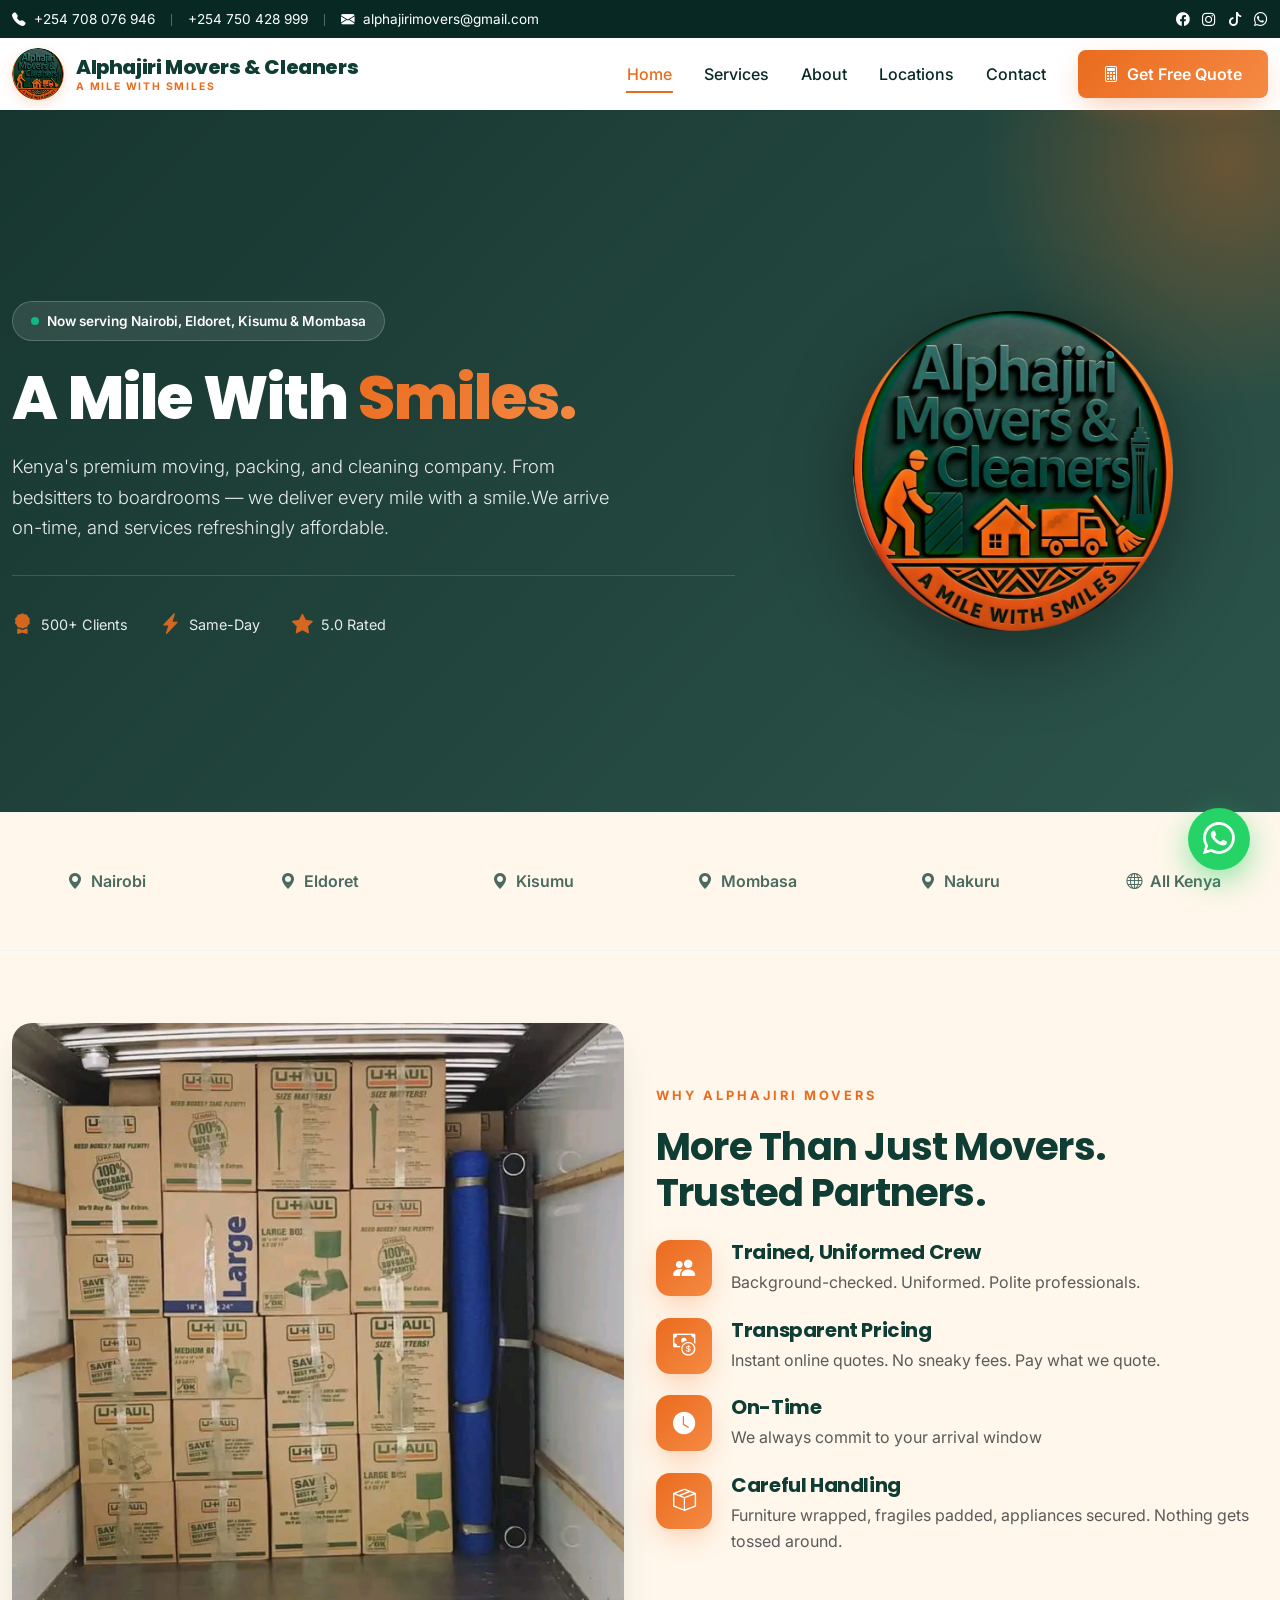
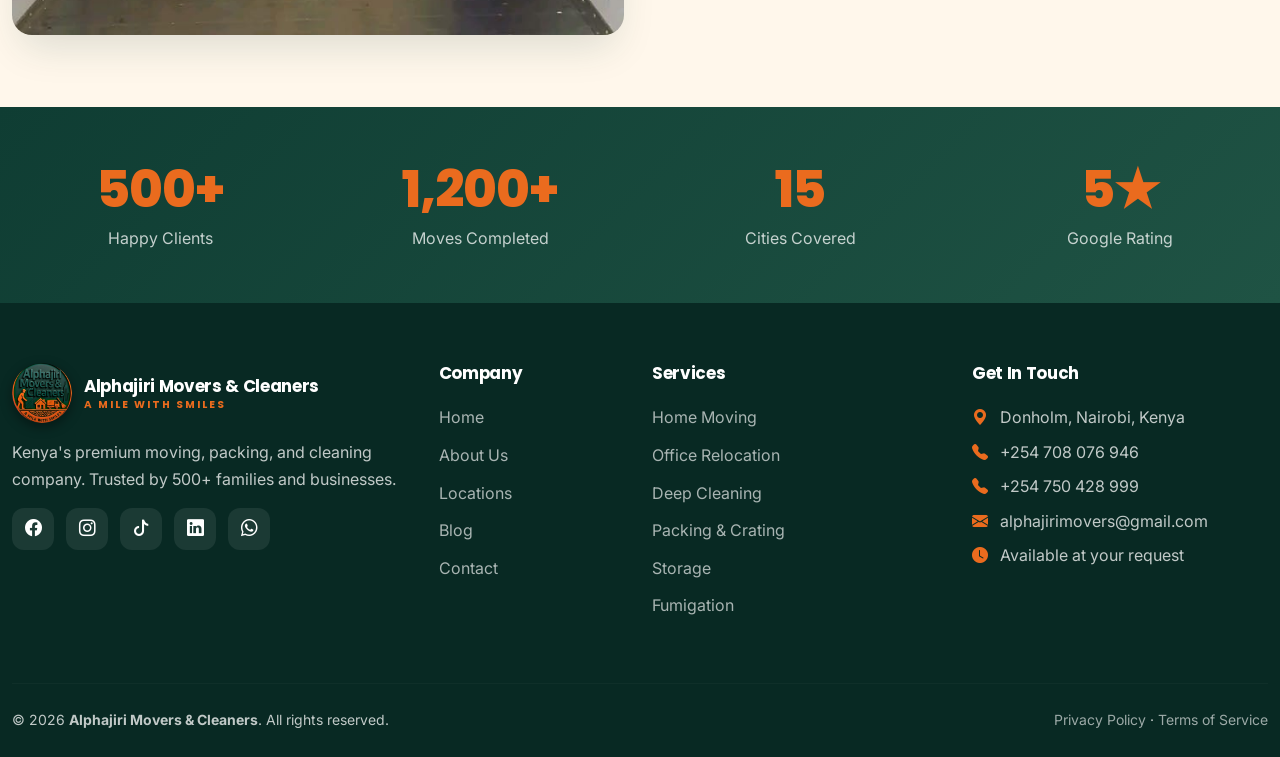
<file: index.html>
<!DOCTYPE html>
<html lang="en">
<head>
    <meta charset="UTF-8">
    <meta name="viewport" content="width=device-width, initial-scale=1.0, minimum-scale=1.0, maximum-scale=5.0, user-scalable=yes">
    <title>Alphajiri Movers & Cleaners — A Mile With Smiles</title>
    <meta name="description" content="Kenya's premium moving, packing & cleaning company. Serving Nairobi, Mombasa. Instant quotes.">
    <link rel="icon" type="image/png" href="images/favicon.png">
    <link rel="apple-touch-icon" href="images/logo.png">
    <link href="https://cdn.jsdelivr.net/npm/bootstrap@5.3.3/dist/css/bootstrap.min.css" rel="stylesheet">
    <link href="https://cdn.jsdelivr.net/npm/bootstrap-icons@1.11.3/font/bootstrap-icons.css" rel="stylesheet">
    <link href="https://fonts.googleapis.com/css2?family=Inter:wght@400;500;600;700&family=Poppins:wght@600;700;800&display=swap" rel="stylesheet">
    <link href="https://cdn.jsdelivr.net/npm/aos@2.3.4/dist/aos.css" rel="stylesheet">
    <link href="css/style.css" rel="stylesheet">
</head>
<body>

<div class="top-bar">
    <div class="container d-flex justify-content-between align-items-center">
        <div>
            <i class="bi bi-telephone-fill me-1"></i>
            <a href="tel:+254708076946">+254 708 076 946</a>
            <span class="divider"></span>
            <a href="tel:+254750428999">+254 750 428 999</a>
            <span class="divider d-none d-md-inline-block"></span>
            <span class="d-none d-md-inline"><i class="bi bi-envelope-fill me-1"></i> alphajirimovers@gmail.com</span>
        </div>
        <div class="d-none d-md-block">
            <a href="#" class="me-2"><i class="bi bi-facebook"></i></a>
            <a href="#" class="me-2"><i class="bi bi-instagram"></i></a>
            <a href="#" class="me-2"><i class="bi bi-tiktok"></i></a>
            <a href="quote.html#quote-form"><i class="bi bi-whatsapp"></i></a>
        </div>
    </div>
</div>

<nav class="navbar navbar-expand-lg sticky-top" id="mainNavbar">
    <div class="container">
        <a class="navbar-brand" href="index.html">
            <img src="images/logo.png" alt="Alphajiri Movers & Cleaners">
            <span class="brand-text">
                <span class="brand-name">Alphajiri Movers & Cleaners</span>
                <span class="brand-tag">A Mile With Smiles</span>
            </span>
        </a>
        <button class="navbar-toggler" type="button" data-bs-toggle="collapse" data-bs-target="#mainNav">
            <span class="navbar-toggler-icon"></span>
        </button>
        <div class="collapse navbar-collapse" id="mainNav">
            <ul class="navbar-nav ms-auto align-items-lg-center">
                <li class="nav-item"><a class="nav-link active" href="index.html">Home</a></li>
                <li class="nav-item"><a class="nav-link " href="services.html">Services</a></li>
                <li class="nav-item"><a class="nav-link " href="about.html">About</a></li>
                <li class="nav-item"><a class="nav-link " href="locations.html">Locations</a></li>
                <li class="nav-item"><a class="nav-link " href="contact.html">Contact</a></li>
                <li class="nav-item ms-lg-3">
                    <a class="btn btn-accent" href="quote.html"><i class="bi bi-calculator"></i> Get Free Quote</a>
                </li>
            </ul>
        </div>
    </div>
</nav>

<section class="hero">
    <div class="container">
        <div class="row align-items-center">
            <div class="col-lg-7" data-aos="fade-up">
                <div class="hero-badge">
                    <span class="pulse-dot"></span>
                    <span>Now serving Nairobi, Eldoret, Kisumu &amp; Mombasa</span>
                </div>
                <h1>A Mile With <span class="highlight">Smiles.</span></h1>
                <p class="lead">Kenya's premium moving, packing, and cleaning company. From bedsitters to boardrooms — we deliver every mile with a smile.We arrive on-time, and services refreshingly affordable.</p>
                <div class="trust-badges">
                    <div class="badge-item"><i class="bi bi-award-fill"></i> 500+ Clients</div>
                    <div class="badge-item"><i class="bi bi-lightning-charge-fill"></i> Same-Day</div>
                    <div class="badge-item"><i class="bi bi-star-fill"></i> 5.0 Rated</div>
                </div>
            </div>
            <div class="col-lg-5 text-center mt-5 mt-lg-0" data-aos="fade-left" data-aos-delay="200">
                <img src="images/logo.png" alt="Alphajiri Movers & Cleaners Logo" class="hero-logo-large">
            </div>
        </div>
    </div>
</section>

<div class="partners-bar">
    <div class="container">
        <div class="row align-items-center g-4 text-center">
            <div class="col-md-2 col-6"><div class="partner-item"><i class="bi bi-geo-alt-fill me-2"></i>Nairobi</div></div>
            <div class="col-md-2 col-6"><div class="partner-item"><i class="bi bi-geo-alt-fill me-2"></i>Eldoret</div></div>
            <div class="col-md-2 col-6"><div class="partner-item"><i class="bi bi-geo-alt-fill me-2"></i>Kisumu</div></div>
            <div class="col-md-2 col-6"><div class="partner-item"><i class="bi bi-geo-alt-fill me-2"></i>Mombasa</div></div>
            <div class="col-md-2 col-6"><div class="partner-item"><i class="bi bi-geo-alt-fill me-2"></i>Nakuru</div></div>
            <div class="col-md-2 col-6"><div class="partner-item"><i class="bi bi-globe me-2"></i>All Kenya</div></div>
        </div>
    </div>
</div>


<section class="section bg-light-alt">
    <div class="container">
        <div class="row align-items-center g-5">
            <div class="col-lg-6" data-aos="fade-right">
                <img src="images/truck loading.jpeg" alt="Professional movers loading a truck" class="img-fluid rounded-4 shadow-xl">
            </div>
            <div class="col-lg-6" data-aos="fade-left">
                <span class="subtitle-text">Why Alphajiri Movers</span>
                <h2 style="color: var(--primary); font-size: 2.4rem; margin: 0.5rem 0 1.5rem;">More Than Just Movers.<br>Trusted Partners.</h2>
                <div class="feature-row"><div class="feature-icon"><i class="bi bi-people-fill"></i></div><div><h5>Trained, Uniformed Crew</h5><p class="text-muted mb-0">Background-checked. Uniformed. Polite professionals.</p></div></div>
                <div class="feature-row"><div class="feature-icon"><i class="bi bi-cash-coin"></i></div><div><h5>Transparent Pricing</h5><p class="text-muted mb-0">Instant online quotes. No sneaky fees. Pay what we quote.</p></div></div>
                <div class="feature-row"><div class="feature-icon"><i class="bi bi-clock-fill"></i></div><div><h5>On-Time</h5><p class="text-muted mb-0">We always commit to your arrival window</p></div></div>
                <div class="feature-row"><div class="feature-icon"><i class="bi bi-box-seam"></i></div><div><h5>Careful Handling</h5><p class="text-muted mb-0">Furniture wrapped, fragiles padded, appliances secured. Nothing gets tossed around.</p></div></div>
            </div>
        </div>
    </div>
</section>

<section class="stats-bar">
    <div class="container">
        <div class="row text-center g-4">
            <div class="col-6 col-md-3 stat-item" data-aos="zoom-in"><h2>500+</h2><p class="mb-0 opacity-75">Happy Clients</p></div>
            <div class="col-6 col-md-3 stat-item" data-aos="zoom-in" data-aos-delay="100"><h2>1,200+</h2><p class="mb-0 opacity-75">Moves Completed</p></div>
            <div class="col-6 col-md-3 stat-item" data-aos="zoom-in" data-aos-delay="200"><h2>15</h2><p class="mb-0 opacity-75">Cities Covered</p></div>
            <div class="col-6 col-md-3 stat-item" data-aos="zoom-in" data-aos-delay="300"><h2>5★</h2><p class="mb-0 opacity-75">Google Rating</p></div>
        </div>
    </div>
</section>

<footer class="footer">
    <div class="container">
        <div class="row g-4 mb-5">
            <div class="col-lg-4 col-md-6">
                <div class="footer-brand-block">
                    <img src="images/logo.png" alt="Alphajiri">
                    <h5 style="color:white;">Alphajiri Movers & Cleaners<span class="footer-tagline">A Mile With Smiles</span></h5>
                </div>
                <p>Kenya's premium moving, packing, and cleaning company. Trusted by 500+ families and businesses.</p>
                <div class="mt-3">
                    <a href="#" class="social-icon me-2"><i class="bi bi-facebook"></i></a>
                    <a href="#" class="social-icon me-2"><i class="bi bi-instagram"></i></a>
                    <a href="#" class="social-icon me-2"><i class="bi bi-tiktok"></i></a>
                    <a href="#" class="social-icon me-2"><i class="bi bi-linkedin"></i></a>
                    <a href="quote.html#quote-form" class="social-icon"><i class="bi bi-whatsapp"></i></a>
                </div>
            </div>
            <div class="col-lg-2 col-md-6">
                <h5>Company</h5>
                <ul class="footer-links">
                    <li><a href="index.html">Home</a></li>
                    <li><a href="about.html">About Us</a></li>
                    <li><a href="locations.html">Locations</a></li>
                    <li><a href="blog.html">Blog</a></li>
                    <li><a href="contact.html">Contact</a></li>
                </ul>
            </div>
            <div class="col-lg-3 col-md-6">
                <h5>Services</h5>
                <ul class="footer-links">
                    <li><a href="services.html">Home Moving</a></li>
                    <li><a href="services.html">Office Relocation</a></li>
                    <li><a href="services.html">Deep Cleaning</a></li>
                    <li><a href="services.html">Packing &amp; Crating</a></li>
                    <li><a href="services.html">Storage</a></li>
                    <li><a href="services.html">Fumigation</a></li>
                </ul>
            </div>
            <div class="col-lg-3 col-md-6">
                <h5>Get In Touch</h5>
                <p class="mb-2"><i class="bi bi-geo-alt-fill me-2" style="color:var(--accent);"></i> Donholm, Nairobi, Kenya</p>
                <p class="mb-2"><i class="bi bi-telephone-fill me-2" style="color:var(--accent);"></i> +254 708 076 946</p>
                <p class="mb-2"><i class="bi bi-telephone-fill me-2" style="color:var(--accent);"></i> +254 750 428 999</p>
                <p class="mb-2"><i class="bi bi-envelope-fill me-2" style="color:var(--accent);"></i> alphajirimovers@gmail.com</p>
                <p class="mb-2"><i class="bi bi-clock-fill me-2" style="color:var(--accent);"></i> Available at your request</p>
            </div>
        </div>
        <hr>
        <div class="d-flex flex-column flex-md-row justify-content-between align-items-center small">
            <div>&copy; 2026 <strong>Alphajiri Movers &amp; Cleaners</strong>. All rights reserved.</div>
            <div class="mt-2 mt-md-0">
                <a href="#" style="color: rgba(255,255,255,0.6); text-decoration:none;">Privacy Policy</a> ·
                <a href="#" style="color: rgba(255,255,255,0.6); text-decoration:none;">Terms of Service</a>
            </div>
        </div>
    </div>
</footer>

<a href="quote.html#quote-form" class="whatsapp-float" title="Get Free Quote">
    <i class="bi bi-whatsapp"></i>
</a>

<script src="https://cdn.jsdelivr.net/npm/bootstrap@5.3.3/dist/js/bootstrap.bundle.min.js"></script>
<script src="https://cdn.jsdelivr.net/npm/aos@2.3.4/dist/aos.js"></script>
<script src="js/script.js"></script>
</body>
</html>
</file>
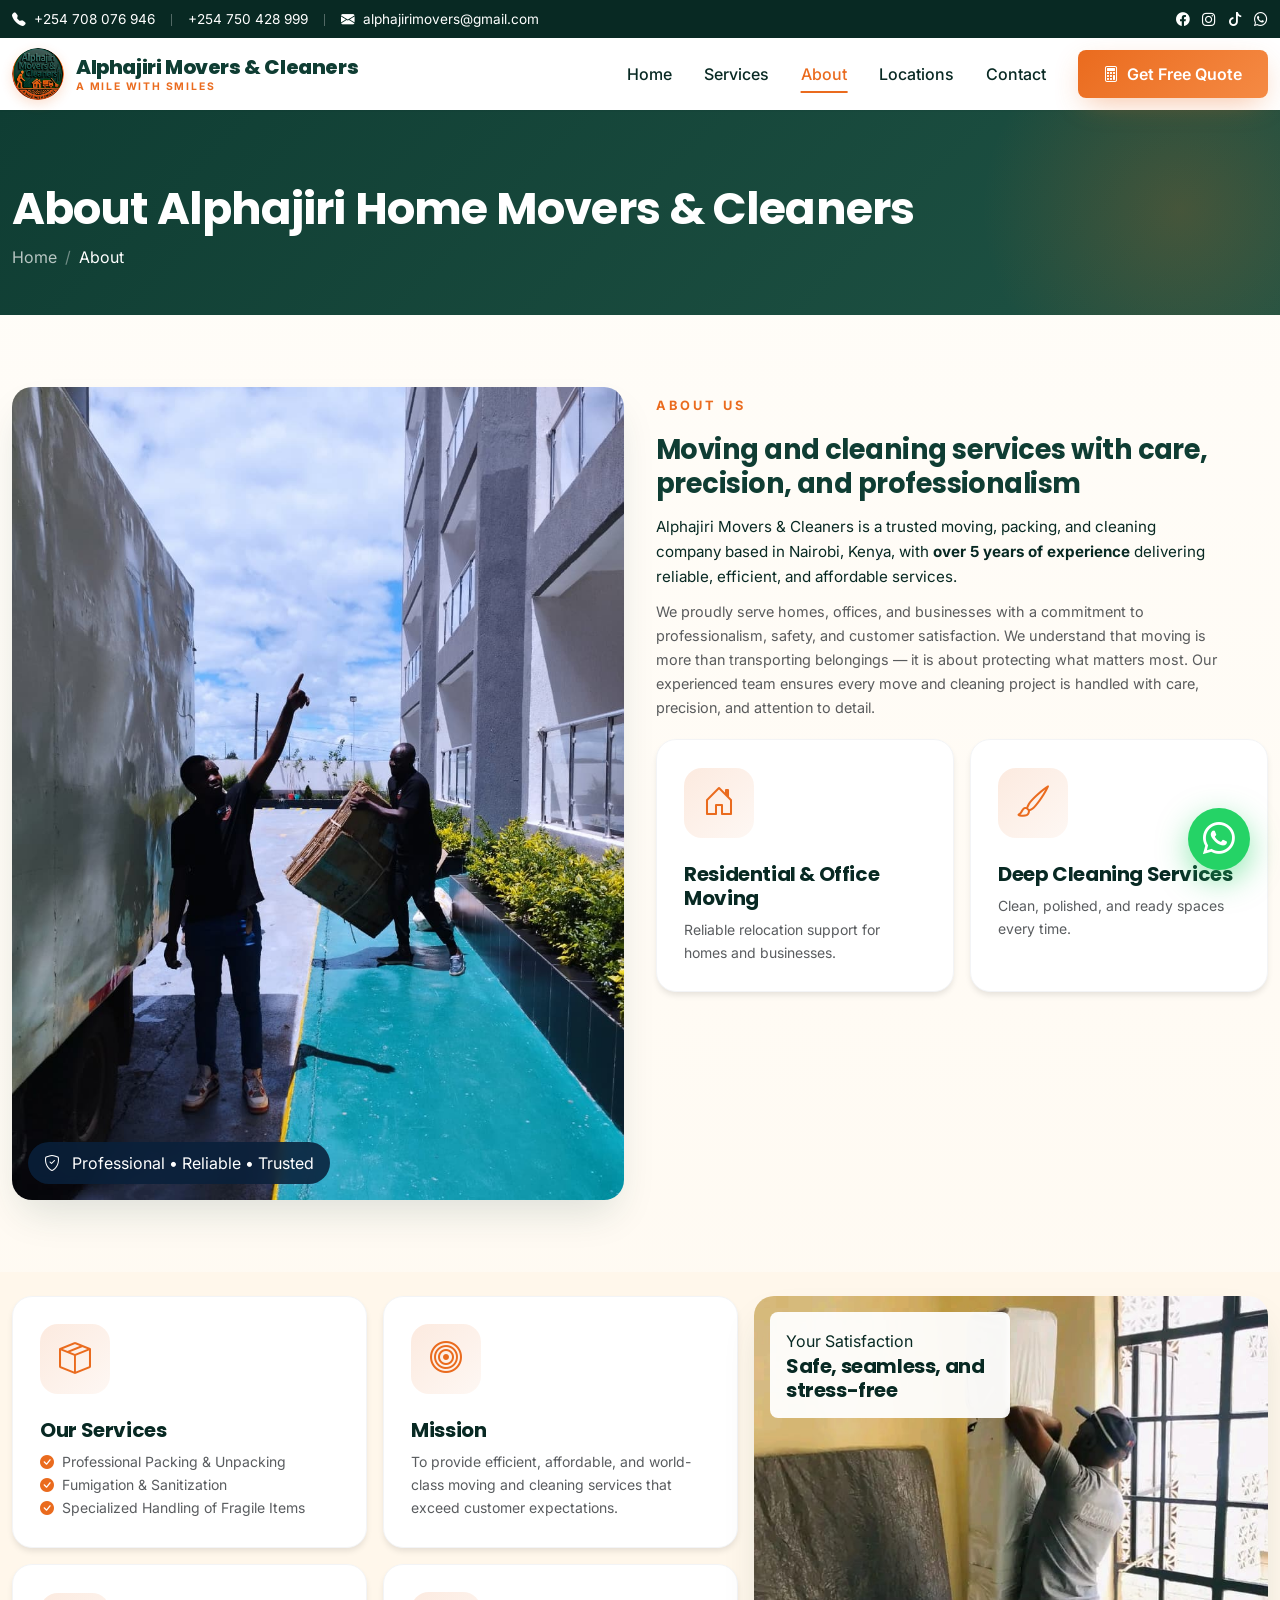
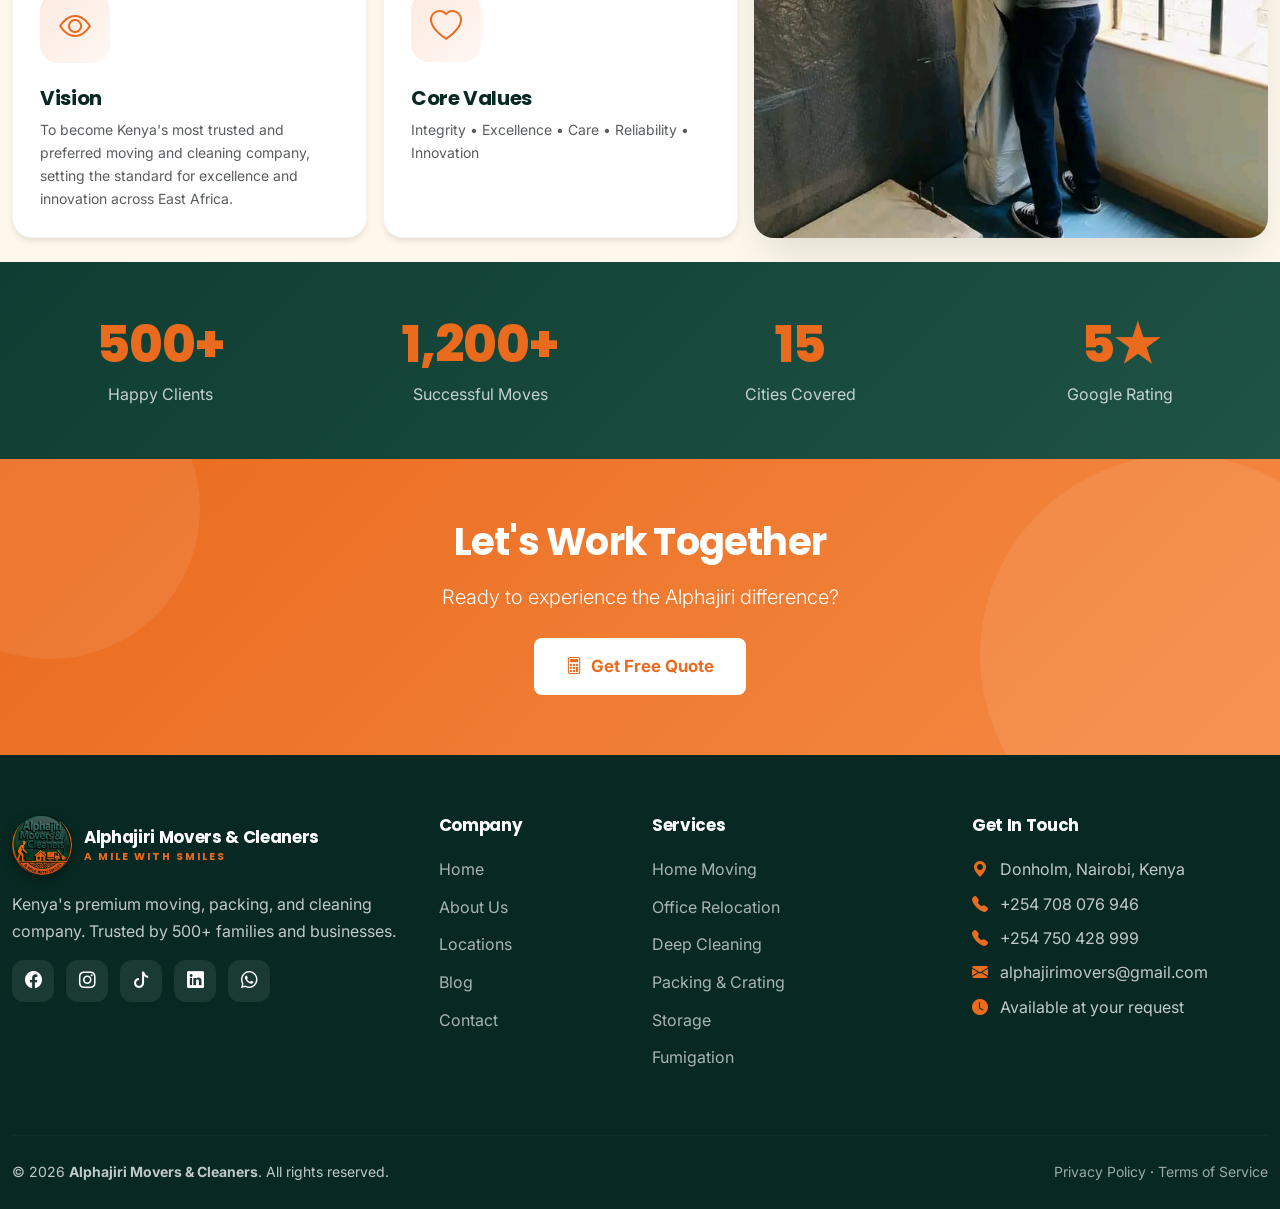
<file: about.html>
<!DOCTYPE html>
<html lang="en">
<head>
    <meta charset="UTF-8">
    <meta name="viewport" content="width=device-width, initial-scale=1.0, minimum-scale=1.0, maximum-scale=5.0, user-scalable=yes">
    <title>About Us — Alphajiri Home Movers & Cleaners</title>
    <meta name="description" content="Learn about Alphajiri Home Movers & Cleaners — Kenya's trusted moving, packing, and cleaning company with over 5 years of experience.">
    <link rel="icon" type="image/png" href="images/favicon.png">
    <link rel="apple-touch-icon" href="images/logo.png">
    <link href="https://cdn.jsdelivr.net/npm/bootstrap@5.3.3/dist/css/bootstrap.min.css" rel="stylesheet">
    <link href="https://cdn.jsdelivr.net/npm/bootstrap-icons@1.11.3/font/bootstrap-icons.css" rel="stylesheet">
    <link href="https://fonts.googleapis.com/css2?family=Inter:wght@400;500;600;700&family=Poppins:wght@600;700;800&display=swap" rel="stylesheet">
    <link href="https://cdn.jsdelivr.net/npm/aos@2.3.4/dist/aos.css" rel="stylesheet">
    <link href="css/style.css" rel="stylesheet">
</head>
<body>

<div class="top-bar">
    <div class="container d-flex justify-content-between align-items-center">
        <div>
            <i class="bi bi-telephone-fill me-1"></i>
            <a href="tel:+254708076946">+254 708 076 946</a>
            <span class="divider"></span>
            <a href="tel:+254750428999">+254 750 428 999</a>
            <span class="divider d-none d-md-inline-block"></span>
            <span class="d-none d-md-inline"><i class="bi bi-envelope-fill me-1"></i> alphajirimovers@gmail.com</span>
        </div>
        <div class="d-none d-md-block">
            <a href="#" class="me-2"><i class="bi bi-facebook"></i></a>
            <a href="#" class="me-2"><i class="bi bi-instagram"></i></a>
            <a href="#" class="me-2"><i class="bi bi-tiktok"></i></a>
            <a href="quote.html#quote-form"><i class="bi bi-whatsapp"></i></a>
        </div>
    </div>
</div>

<nav class="navbar navbar-expand-lg sticky-top" id="mainNavbar">
    <div class="container">
        <a class="navbar-brand" href="index.html">
            <img src="images/logo.png" alt="Alphajiri Movers & Cleaners">
            <span class="brand-text">
                <span class="brand-name">Alphajiri Movers & Cleaners</span>
                <span class="brand-tag">A Mile With Smiles</span>
            </span>
        </a>
        <button class="navbar-toggler" type="button" data-bs-toggle="collapse" data-bs-target="#mainNav">
            <span class="navbar-toggler-icon"></span>
        </button>
        <div class="collapse navbar-collapse" id="mainNav">
            <ul class="navbar-nav ms-auto align-items-lg-center">
                <li class="nav-item"><a class="nav-link " href="index.html">Home</a></li>
                <li class="nav-item"><a class="nav-link " href="services.html">Services</a></li>
                <li class="nav-item"><a class="nav-link active" href="about.html">About</a></li>
                <li class="nav-item"><a class="nav-link " href="locations.html">Locations</a></li>
                <li class="nav-item"><a class="nav-link " href="contact.html">Contact</a></li>
                <li class="nav-item ms-lg-3">
                    <a class="btn btn-accent" href="quote.html"><i class="bi bi-calculator"></i> Get Free Quote</a>
                </li>
            </ul>
        </div>
    </div>
</nav>

<section class="page-header">
    <div class="container">
        <h1 data-aos="fade-up">About Alphajiri Home Movers & Cleaners</h1>
        <nav data-aos="fade-up" data-aos-delay="100"><ol class="breadcrumb">
            <li class="breadcrumb-item"><a href="index.html">Home</a></li>
            <li class="breadcrumb-item active">About</li>
        </ol></nav>
    </div>
</section>

<section class="section">
    <div class="container">
        <div class="row g-5 align-items-start">
            <div class="col-lg-6" data-aos="fade-right">
                <div class="position-relative h-100">
                    <img src="images/arrival to client.jpeg" alt="Alphajiri team arriving at a client location" class="img-fluid rounded-4 shadow-xl" style="min-height: 430px; object-fit: cover; width: 100%;">
                    <div class="position-absolute bottom-0 start-0 m-3 px-3 py-2 rounded-pill" style="background: rgba(10, 32, 59, 0.88); color: white; backdrop-filter: blur(6px);">
                        <i class="bi bi-shield-check me-2"></i> Professional • Reliable • Trusted
                    </div>
                </div>
            </div>
            <div class="col-lg-6" data-aos="fade-left">
                <div class="pt-1" style="max-width: 92%;">
                    <span class="subtitle-text">About Us</span>
                    <h2 style="color: var(--primary); font-size: 1.7rem; line-height: 1.25; margin: 0.5rem 0 0.8rem;">Moving and cleaning services with care, precision, and professionalism</h2>
                    <p style="font-size: 0.95rem; line-height: 1.65; margin-bottom: 0.7rem;">Alphajiri Movers &amp; Cleaners is a trusted moving, packing, and cleaning company based in Nairobi, Kenya, with <strong>over 5 years of experience</strong> delivering reliable, efficient, and affordable services.</p>
                    <p class="text-muted" style="font-size: 0.9rem; line-height: 1.65; margin-bottom: 0;">We proudly serve homes, offices, and businesses with a commitment to professionalism, safety, and customer satisfaction. We understand that moving is more than transporting belongings — it is about protecting what matters most. Our experienced team ensures every move and cleaning project is handled with care, precision, and attention to detail.</p>
                </div>
                <div class="row g-3 mt-1">
                    <div class="col-md-6">
                        <div class="service-card h-100">
                            <div class="service-icon"><i class="bi bi-house-door"></i></div>
                            <h5>Residential &amp; Office Moving</h5>
                            <p class="small text-muted mb-0">Reliable relocation support for homes and businesses.</p>
                        </div>
                    </div>
                    <div class="col-md-6">
                        <div class="service-card h-100">
                            <div class="service-icon"><i class="bi bi-brush"></i></div>
                            <h5>Deep Cleaning Services</h5>
                            <p class="small text-muted mb-0">Clean, polished, and ready spaces every time.</p>
                        </div>
                    </div>
                </div>
            </div>
        </div>
    </div>
</section>

<section class="section bg-light-alt py-4">
    <div class="container">
        <div class="row g-3 align-items-stretch">
            <div class="col-lg-7">
                <div class="row g-3">
                    <div class="col-md-6" data-aos="fade-up">
                        <div class="service-card h-100">
                            <div class="service-icon"><i class="bi bi-box-seam"></i></div>
                            <h5>Our Services</h5>
                            <ul class="list-unstyled text-muted small mb-0">
                                <li><i class="bi bi-check-circle-fill me-2" style="color: var(--accent);"></i>Professional Packing &amp; Unpacking</li>
                                <li><i class="bi bi-check-circle-fill me-2" style="color: var(--accent);"></i>Fumigation &amp; Sanitization</li>
                                <li><i class="bi bi-check-circle-fill me-2" style="color: var(--accent);"></i>Specialized Handling of Fragile Items</li>
                            </ul>
                        </div>
                    </div>
                    <div class="col-md-6" data-aos="fade-up" data-aos-delay="100">
                        <div class="service-card h-100">
                            <div class="service-icon"><i class="bi bi-bullseye"></i></div>
                            <h5>Mission</h5>
                            <p class="text-muted small mb-0">To provide efficient, affordable, and world-class moving and cleaning services that exceed customer expectations.</p>
                        </div>
                    </div>
                    <div class="col-md-6" data-aos="fade-up" data-aos-delay="200">
                        <div class="service-card h-100">
                            <div class="service-icon"><i class="bi bi-eye"></i></div>
                            <h5>Vision</h5>
                            <p class="text-muted small mb-0">To become Kenya's most trusted and preferred moving and cleaning company, setting the standard for excellence and innovation across East Africa.</p>
                        </div>
                    </div>
                    <div class="col-md-6" data-aos="fade-up" data-aos-delay="300">
                        <div class="service-card h-100">
                            <div class="service-icon"><i class="bi bi-heart"></i></div>
                            <h5>Core Values</h5>
                            <p class="text-muted small mb-0">Integrity • Excellence • Care • Reliability • Innovation</p>
                        </div>
                    </div>
                </div>
            </div>
            <div class="col-lg-5" data-aos="fade-left">
                <div class="position-relative h-100">
                    <img src="images/clean wrapping.jpeg" alt="Professional wrapping and packing service" class="img-fluid rounded-4 shadow-xl" style="min-height: 100%; object-fit: cover; width: 100%;">
                    <div class="position-absolute top-0 start-0 m-3 p-3 rounded-3" style="background: rgba(255, 255, 255, 0.94); max-width: 240px;">
                        <div class="subtitle">Your Satisfaction</div>
                        <h5 class="mb-0">Safe, seamless, and stress-free</h5>
                    </div>
                </div>
            </div>
        </div>
    </div>
</section>

<section class="stats-bar">
    <div class="container">
        <div class="row text-center g-4">
            <div class="col-6 col-md-3 stat-item"><h2>500+</h2><p class="mb-0 opacity-75">Happy Clients</p></div>
            <div class="col-6 col-md-3 stat-item"><h2>1,200+</h2><p class="mb-0 opacity-75">Successful Moves</p></div>
            <div class="col-6 col-md-3 stat-item"><h2>15</h2><p class="mb-0 opacity-75">Cities Covered</p></div>
            <div class="col-6 col-md-3 stat-item"><h2>5★</h2><p class="mb-0 opacity-75">Google Rating</p></div>
        </div>
    </div>
</section>

<section class="cta-banner">
    <div class="container">
        <h2 data-aos="fade-up">Let's Work Together</h2>
        <p class="lead mb-4" data-aos="fade-up" data-aos-delay="100">Ready to experience the Alphajiri difference?</p>
        <div data-aos="fade-up" data-aos-delay="200">
            <a href="quote.html" class="btn btn-white btn-lg"><i class="bi bi-calculator"></i> Get Free Quote</a>
        </div>
    </div>
</section>

<footer class="footer">
    <div class="container">
        <div class="row g-4 mb-5">
            <div class="col-lg-4 col-md-6">
                <div class="footer-brand-block">
                    <img src="images/logo.png" alt="Alphajiri">
                    <h5 style="color:white;">Alphajiri Movers & Cleaners<span class="footer-tagline">A Mile With Smiles</span></h5>
                </div>
                <p>Kenya's premium moving, packing, and cleaning company. Trusted by 500+ families and businesses.</p>
                <div class="mt-3">
                    <a href="#" class="social-icon me-2"><i class="bi bi-facebook"></i></a>
                    <a href="#" class="social-icon me-2"><i class="bi bi-instagram"></i></a>
                    <a href="#" class="social-icon me-2"><i class="bi bi-tiktok"></i></a>
                    <a href="#" class="social-icon me-2"><i class="bi bi-linkedin"></i></a>
                    <a href="quote.html#quote-form" class="social-icon"><i class="bi bi-whatsapp"></i></a>
                </div>
            </div>
            <div class="col-lg-2 col-md-6">
                <h5>Company</h5>
                <ul class="footer-links">
                    <li><a href="index.html">Home</a></li>
                    <li><a href="about.html">About Us</a></li>
                    <li><a href="locations.html">Locations</a></li>
                    <li><a href="blog.html">Blog</a></li>
                    <li><a href="contact.html">Contact</a></li>
                </ul>
            </div>
            <div class="col-lg-3 col-md-6">
                <h5>Services</h5>
                <ul class="footer-links">
                    <li><a href="services.html">Home Moving</a></li>
                    <li><a href="services.html">Office Relocation</a></li>
                    <li><a href="services.html">Deep Cleaning</a></li>
                    <li><a href="services.html">Packing &amp; Crating</a></li>
                    <li><a href="services.html">Storage</a></li>
                    <li><a href="services.html">Fumigation</a></li>
                </ul>
            </div>
            <div class="col-lg-3 col-md-6">
                <h5>Get In Touch</h5>
                <p class="mb-2"><i class="bi bi-geo-alt-fill me-2" style="color:var(--accent);"></i> Donholm, Nairobi, Kenya</p>
                <p class="mb-2"><i class="bi bi-telephone-fill me-2" style="color:var(--accent);"></i> +254 708 076 946</p>
                <p class="mb-2"><i class="bi bi-telephone-fill me-2" style="color:var(--accent);"></i> +254 750 428 999</p>
                <p class="mb-2"><i class="bi bi-envelope-fill me-2" style="color:var(--accent);"></i> alphajirimovers@gmail.com</p>
                <p class="mb-2"><i class="bi bi-clock-fill me-2" style="color:var(--accent);"></i> Available at your request</p>
            </div>
        </div>
        <hr>
        <div class="d-flex flex-column flex-md-row justify-content-between align-items-center small">
            <div>&copy; 2026 <strong>Alphajiri Movers &amp; Cleaners</strong>. All rights reserved.</div>
            <div class="mt-2 mt-md-0">
                <a href="#" style="color: rgba(255,255,255,0.6); text-decoration:none;">Privacy Policy</a> ·
                <a href="#" style="color: rgba(255,255,255,0.6); text-decoration:none;">Terms of Service</a>
            </div>
        </div>
    </div>
</footer>

<a href="quote.html#quote-form" class="whatsapp-float" title="Get Free Quote">
    <i class="bi bi-whatsapp"></i>
</a>

<script src="https://cdn.jsdelivr.net/npm/bootstrap@5.3.3/dist/js/bootstrap.bundle.min.js"></script>
<script src="https://cdn.jsdelivr.net/npm/aos@2.3.4/dist/aos.js"></script>
<script src="js/script.js"></script>
</body>
</html>
</file>
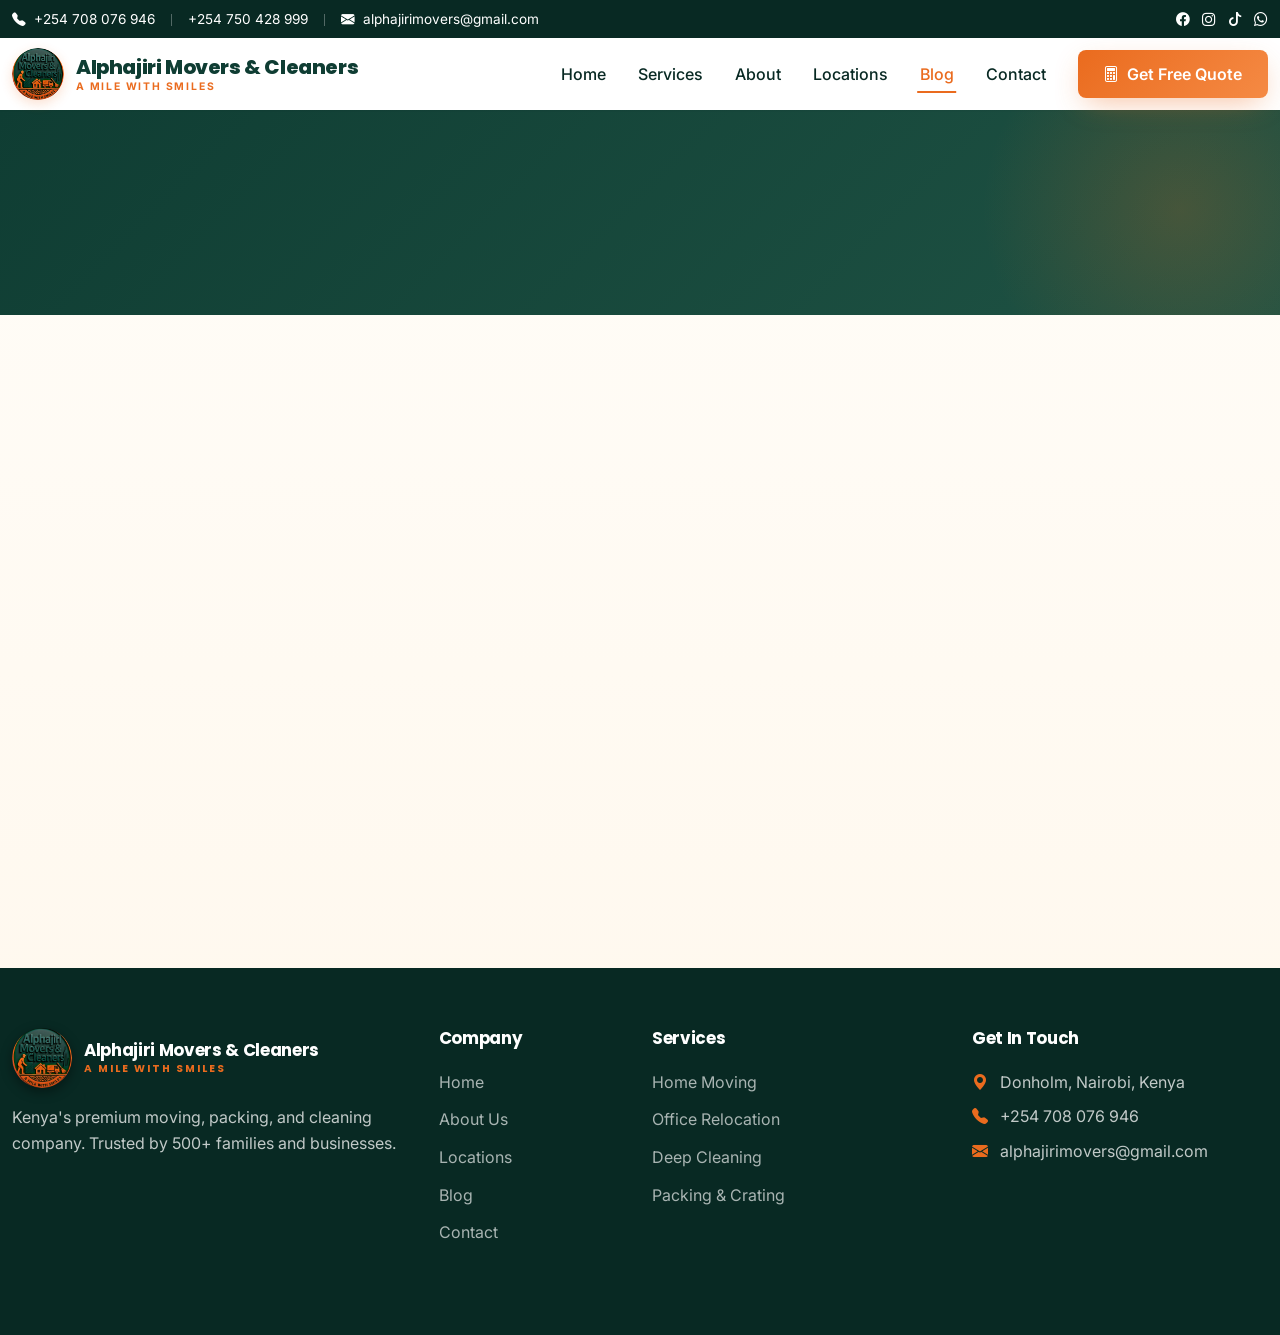
<file: blog-post.html>
<!DOCTYPE html>
<html lang="en">
<head>
    <meta charset="UTF-8">
    <meta name="viewport" content="width=device-width, initial-scale=1.0, minimum-scale=1.0, maximum-scale=5.0, user-scalable=yes">
    <title>Blog Post — Alphajiri Movers & Cleaners</title>
    <meta name="description" content="Read expert moving and cleaning advice from Alphajiri Movers & Cleaners.">
    <link rel="icon" type="image/png" href="images/favicon.png">
    <link rel="apple-touch-icon" href="images/logo.png">
    <link href="https://cdn.jsdelivr.net/npm/bootstrap@5.3.3/dist/css/bootstrap.min.css" rel="stylesheet">
    <link href="https://cdn.jsdelivr.net/npm/bootstrap-icons@1.11.3/font/bootstrap-icons.css" rel="stylesheet">
    <link href="https://fonts.googleapis.com/css2?family=Inter:wght@400;500;600;700&family=Poppins:wght@600;700;800&display=swap" rel="stylesheet">
    <link href="https://cdn.jsdelivr.net/npm/aos@2.3.4/dist/aos.css" rel="stylesheet">
    <link href="css/style.css" rel="stylesheet">
</head>
<body>

<div class="top-bar">
    <div class="container d-flex justify-content-between align-items-center">
        <div>
            <i class="bi bi-telephone-fill me-1"></i>
            <a href="tel:+254708076946">+254 708 076 946</a>
            <span class="divider"></span>
            <a href="tel:+254750428999">+254 750 428 999</a>
            <span class="divider d-none d-md-inline-block"></span>
            <span class="d-none d-md-inline"><i class="bi bi-envelope-fill me-1"></i> alphajirimovers@gmail.com</span>
        </div>
        <div class="d-none d-md-block">
            <a href="#" class="me-2"><i class="bi bi-facebook"></i></a>
            <a href="#" class="me-2"><i class="bi bi-instagram"></i></a>
            <a href="#" class="me-2"><i class="bi bi-tiktok"></i></a>
            <a href="quote.html#quote-form"><i class="bi bi-whatsapp"></i></a>
        </div>
    </div>
</div>

<nav class="navbar navbar-expand-lg sticky-top" id="mainNavbar">
    <div class="container">
        <a class="navbar-brand" href="index.html">
            <img src="images/logo.png" alt="Alphajiri Movers & Cleaners">
            <span class="brand-text">
                <span class="brand-name">Alphajiri Movers & Cleaners</span>
                <span class="brand-tag">A Mile With Smiles</span>
            </span>
        </a>
        <button class="navbar-toggler" type="button" data-bs-toggle="collapse" data-bs-target="#mainNav">
            <span class="navbar-toggler-icon"></span>
        </button>
        <div class="collapse navbar-collapse" id="mainNav">
            <ul class="navbar-nav ms-auto align-items-lg-center">
                <li class="nav-item"><a class="nav-link" href="index.html">Home</a></li>
                <li class="nav-item"><a class="nav-link" href="services.html">Services</a></li>
                <li class="nav-item"><a class="nav-link" href="about.html">About</a></li>
                <li class="nav-item"><a class="nav-link" href="locations.html">Locations</a></li>
                <li class="nav-item"><a class="nav-link active" href="blog.html">Blog</a></li>
                <li class="nav-item"><a class="nav-link" href="contact.html">Contact</a></li>
                <li class="nav-item ms-lg-3">
                    <a class="btn btn-accent" href="quote.html"><i class="bi bi-calculator"></i> Get Free Quote</a>
                </li>
            </ul>
        </div>
    </div>
</nav>

<section class="page-header">
    <div class="container">
        <h1 data-aos="fade-up" id="pageTitle">Blog Post</h1>
        <nav data-aos="fade-up" data-aos-delay="100"><ol class="breadcrumb">
            <li class="breadcrumb-item"><a href="index.html">Home</a></li>
            <li class="breadcrumb-item"><a href="blog.html">Blog</a></li>
            <li class="breadcrumb-item active" id="pageSubtitle">Article</li>
        </ol></nav>
    </div>
</section>

<section class="section">
    <div class="container">
        <div class="row g-5">
            <div class="col-lg-8" data-aos="fade-up">
                <div class="service-card">
                    <span class="category-tag" id="postCategory">Article</span>
                    <h2 id="postHeading" class="mt-3">Loading article...</h2>
                    <p class="text-muted" id="postMeta">Please wait while the article loads.</p>
                    <div id="postContent" class="mt-4"></div>
                </div>
            </div>
            <div class="col-lg-4" data-aos="fade-up" data-aos-delay="100">
                <div class="service-card">
                    <h5>More Articles</h5>
                    <ul class="list-unstyled mb-0">
                        <li class="mb-3"><a href="blog-post.html?slug=moving-mistakes">5 Costly Mistakes Kenyans Make When Moving House</a></li>
                        <li class="mb-3"><a href="blog-post.html?slug=packing-checklist">The Ultimate Packing Checklist for a Nairobi Apartment</a></li>
                        <li class="mb-3"><a href="blog-post.html?slug=airbnb-cleaning">Deep Cleaning Your Airbnb: What Guests Actually Notice</a></li>
                        <li class="mb-3"><a href="blog-post.html?slug=office-relocation">Office Relocation Guide: Zero Downtime, Zero Stress</a></li>
                    </ul>
                </div>
            </div>
        </div>
    </div>
</section>

<footer class="footer">
    <div class="container">
        <div class="row g-4 mb-5">
            <div class="col-lg-4 col-md-6">
                <div class="footer-brand-block">
                    <img src="images/logo.png" alt="Alphajiri">
                    <h5 style="color:white;">Alphajiri Movers & Cleaners<span class="footer-tagline">A Mile With Smiles</span></h5>
                </div>
                <p>Kenya's premium moving, packing, and cleaning company. Trusted by 500+ families and businesses.</p>
            </div>
            <div class="col-lg-2 col-md-6">
                <h5>Company</h5>
                <ul class="footer-links">
                    <li><a href="index.html">Home</a></li>
                    <li><a href="about.html">About Us</a></li>
                    <li><a href="locations.html">Locations</a></li>
                    <li><a href="blog.html">Blog</a></li>
                    <li><a href="contact.html">Contact</a></li>
                </ul>
            </div>
            <div class="col-lg-3 col-md-6">
                <h5>Services</h5>
                <ul class="footer-links">
                    <li><a href="services.html">Home Moving</a></li>
                    <li><a href="services.html">Office Relocation</a></li>
                    <li><a href="services.html">Deep Cleaning</a></li>
                    <li><a href="services.html">Packing &amp; Crating</a></li>
                </ul>
            </div>
            <div class="col-lg-3 col-md-6">
                <h5>Get In Touch</h5>
                <p class="mb-2"><i class="bi bi-geo-alt-fill me-2" style="color:var(--accent);"></i> Donholm, Nairobi, Kenya</p>
                <p class="mb-2"><i class="bi bi-telephone-fill me-2" style="color:var(--accent);"></i> +254 708 076 946</p>
                <p class="mb-2"><i class="bi bi-envelope-fill me-2" style="color:var(--accent);"></i> alphajirimovers@gmail.com</p>
            </div>
        </div>
    </div>
</footer>

<script src="https://cdn.jsdelivr.net/npm/bootstrap@5.3.3/dist/js/bootstrap.bundle.min.js"></script>
<script src="https://cdn.jsdelivr.net/npm/aos@2.3.4/dist/aos.js"></script>
<script src="js/blog-post.js"></script>
</body>
</html>
</file>
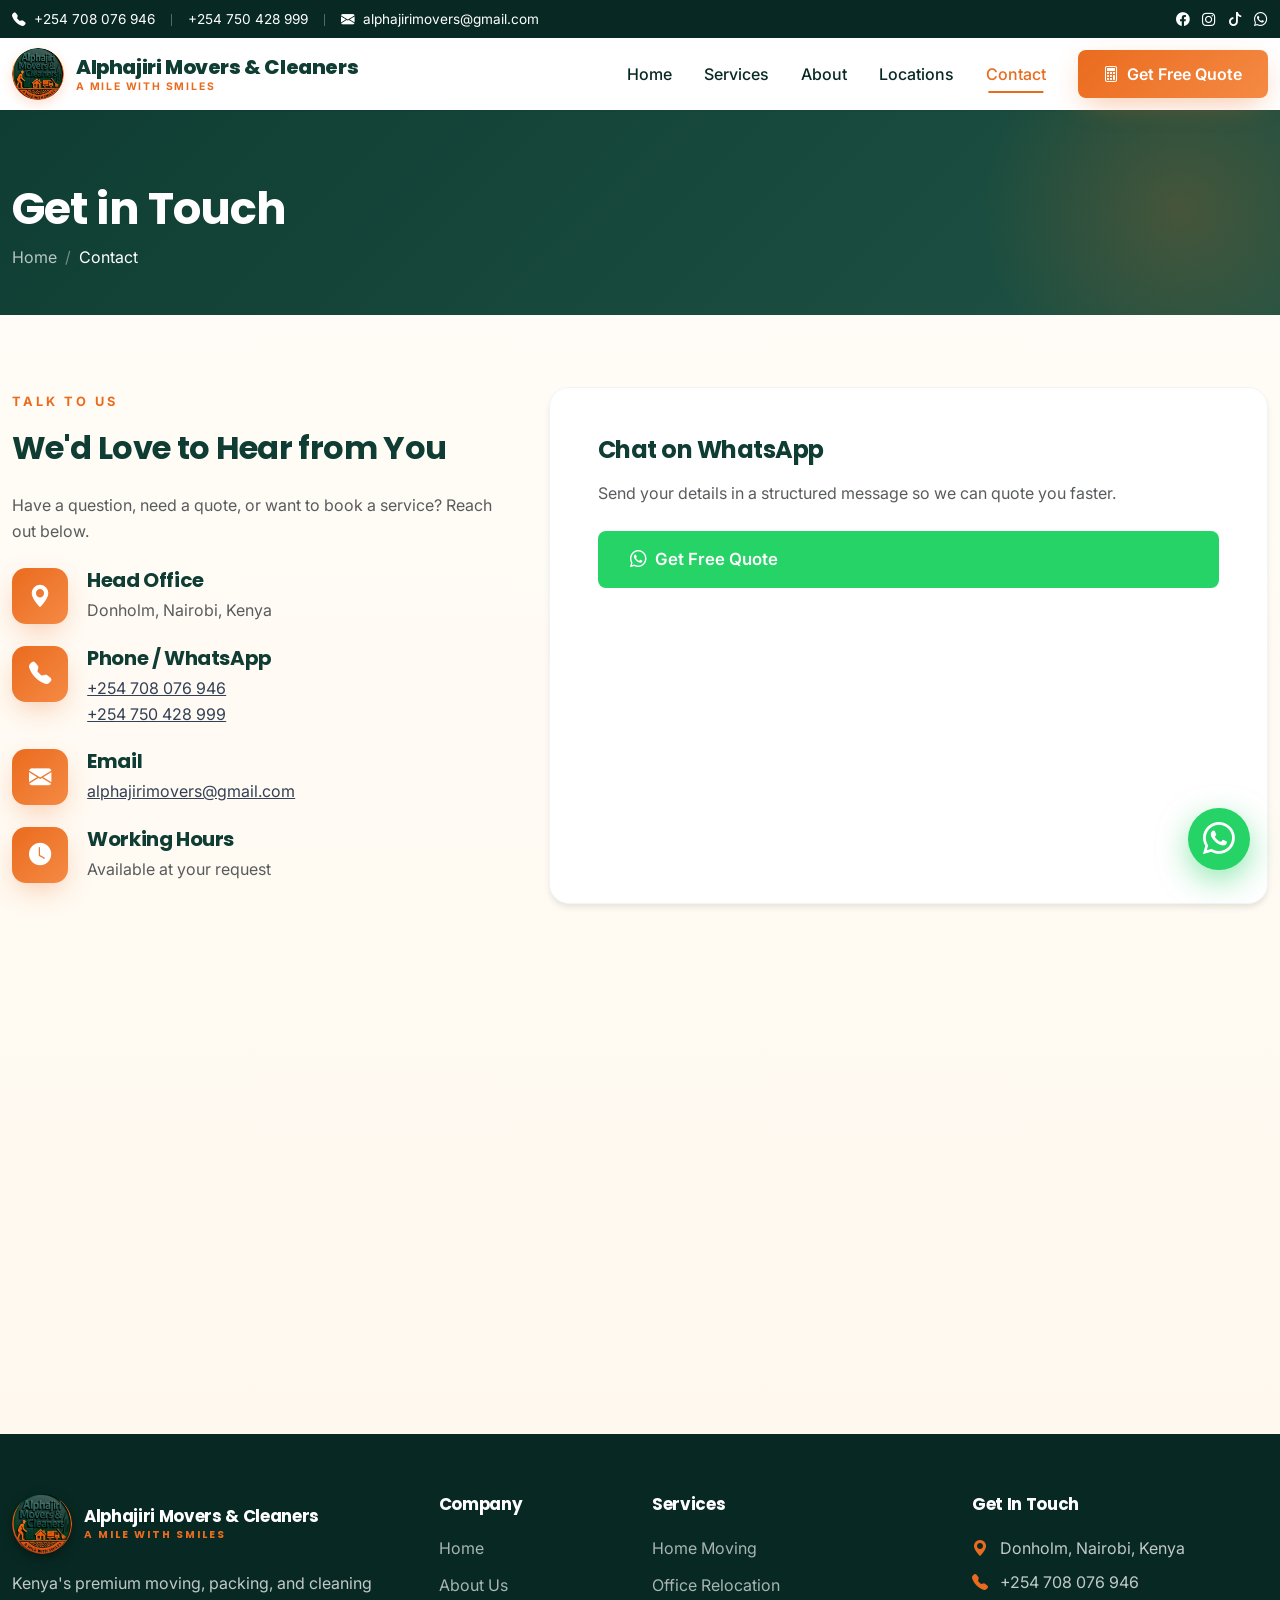
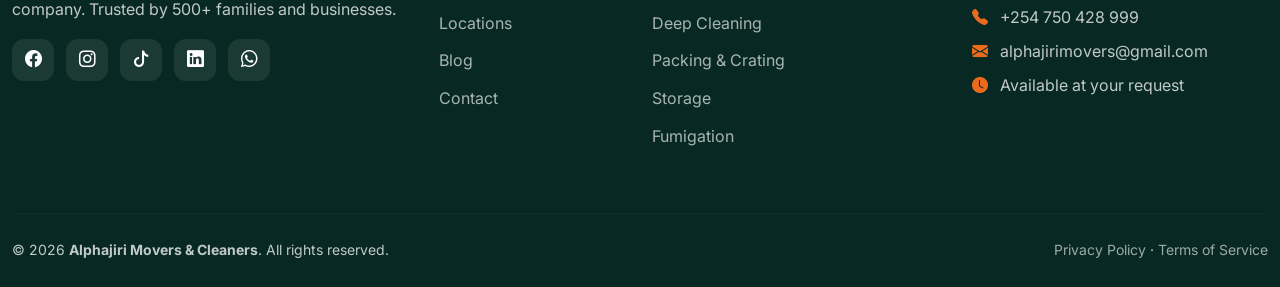
<file: contact.html>
<!DOCTYPE html>
<html lang="en">
<head>
    <meta charset="UTF-8">
    <meta name="viewport" content="width=device-width, initial-scale=1.0, minimum-scale=1.0, maximum-scale=5.0, user-scalable=yes">
    <title>Contact Us — Alphajiri Movers & Cleaners</title>
    <meta name="description" content="Contact Alphajiri Movers & Cleaners. Call, WhatsApp, or send a message.">
    <link rel="icon" type="image/png" href="images/favicon.png">
    <link rel="apple-touch-icon" href="images/logo.png">
    <link href="https://cdn.jsdelivr.net/npm/bootstrap@5.3.3/dist/css/bootstrap.min.css" rel="stylesheet">
    <link href="https://cdn.jsdelivr.net/npm/bootstrap-icons@1.11.3/font/bootstrap-icons.css" rel="stylesheet">
    <link href="https://fonts.googleapis.com/css2?family=Inter:wght@400;500;600;700&family=Poppins:wght@600;700;800&display=swap" rel="stylesheet">
    <link href="https://cdn.jsdelivr.net/npm/aos@2.3.4/dist/aos.css" rel="stylesheet">
    <link href="css/style.css" rel="stylesheet">
</head>
<body>

<div class="top-bar">
    <div class="container d-flex justify-content-between align-items-center">
        <div>
            <i class="bi bi-telephone-fill me-1"></i>
            <a href="tel:+254708076946">+254 708 076 946</a>
            <span class="divider"></span>
            <a href="tel:+254750428999">+254 750 428 999</a>
            <span class="divider d-none d-md-inline-block"></span>
            <span class="d-none d-md-inline"><i class="bi bi-envelope-fill me-1"></i> alphajirimovers@gmail.com</span>
        </div>
        <div class="d-none d-md-block">
            <a href="#" class="me-2"><i class="bi bi-facebook"></i></a>
            <a href="#" class="me-2"><i class="bi bi-instagram"></i></a>
            <a href="#" class="me-2"><i class="bi bi-tiktok"></i></a>
            <a href="https://wa.me/254708076946?text=Hi%20Alphajiri!%20%F0%9F%91%8B%20I'm%20interested%20in%20your%20services.%20Could%20you%20send%20me%20pricing%20info%3F%0A%0AService%20needed%3A%20%5BMoving%20%2F%20Cleaning%5D%2C%20Size%20of%20the%20house%0ALocation%3A%0APreferred%20date%3A"><i class="bi bi-whatsapp"></i></a>
        </div>
    </div>
</div>

<nav class="navbar navbar-expand-lg sticky-top" id="mainNavbar">
    <div class="container">
        <a class="navbar-brand" href="index.html">
            <img src="images/logo.png" alt="Alphajiri Movers & Cleaners">
            <span class="brand-text">
                <span class="brand-name">Alphajiri Movers & Cleaners</span>
                <span class="brand-tag">A Mile With Smiles</span>
            </span>
        </a>
        <button class="navbar-toggler" type="button" data-bs-toggle="collapse" data-bs-target="#mainNav">
            <span class="navbar-toggler-icon"></span>
        </button>
        <div class="collapse navbar-collapse" id="mainNav">
            <ul class="navbar-nav ms-auto align-items-lg-center">
                <li class="nav-item"><a class="nav-link " href="index.html">Home</a></li>
                <li class="nav-item"><a class="nav-link " href="services.html">Services</a></li>
                <li class="nav-item"><a class="nav-link " href="about.html">About</a></li>
                <li class="nav-item"><a class="nav-link " href="locations.html">Locations</a></li>
                <li class="nav-item"><a class="nav-link active" href="contact.html">Contact</a></li>
                <li class="nav-item ms-lg-3">
                    <a class="btn btn-accent" href="quote.html"><i class="bi bi-calculator"></i> Get Free Quote</a>
                </li>
            </ul>
        </div>
    </div>
</nav>

<section class="page-header">
    <div class="container">
        <h1 data-aos="fade-up">Get in Touch</h1>
        <nav data-aos="fade-up" data-aos-delay="100"><ol class="breadcrumb">
            <li class="breadcrumb-item"><a href="index.html">Home</a></li>
            <li class="breadcrumb-item active">Contact</li>
        </ol></nav>
    </div>
</section>

<section class="section">
    <div class="container">
        <div class="row g-5">
            <div class="col-lg-5" data-aos="fade-right">
                <span class="subtitle-text">Talk to Us</span>
                <h2 style="color: var(--primary); margin: 0.5rem 0 1.5rem;">We'd Love to Hear from You</h2>
                <p class="text-muted mb-4">Have a question, need a quote, or want to book a service? Reach out below.</p>
                <div class="feature-row"><div class="feature-icon"><i class="bi bi-geo-alt-fill"></i></div><div><h5>Head Office</h5><p class="text-muted mb-0">Donholm, Nairobi, Kenya</p></div></div>
                <div class="feature-row"><div class="feature-icon"><i class="bi bi-telephone-fill"></i></div><div><h5>Phone / WhatsApp</h5><p class="text-muted mb-0"><a href="tel:+254708076946" style="color: var(--gray-700);">+254 708 076 946</a><br><a href="tel:+254750428999" style="color: var(--gray-700);">+254 750 428 999</a></p></div></div>
                <div class="feature-row"><div class="feature-icon"><i class="bi bi-envelope-fill"></i></div><div><h5>Email</h5><p class="text-muted mb-0"><a href="mailto:alphajirimovers@gmail.com" style="color: var(--gray-700);">alphajirimovers@gmail.com</a></p></div></div>
                <div class="feature-row"><div class="feature-icon"><i class="bi bi-clock-fill"></i></div><div><h5>Working Hours</h5><p class="text-muted mb-0">Available at your request</p></div></div>
            </div>
            <div class="col-lg-7" data-aos="fade-left">
                <div class="service-card p-4 p-md-5">
                    <h4 class="mb-3" style="color: var(--primary);">Chat on WhatsApp</h4>
                    <p class="text-muted mb-4">Send your details in a structured message so we can quote you faster.</p>
                    <a href="quote.html#quote-form" class="btn btn-whatsapp btn-lg w-100 mb-3"><i class="bi bi-whatsapp"></i> Get Free Quote</a>
                </div>
            </div>
        </div>
    </div>
</section>

<section>
    <iframe src="https://www.google.com/maps/embed?pb=!1m18!1m12!1m3!1d3988.5!2d36.89!3d-1.29!2m3!1f0!2f0!3f0!3m2!1i1024!2i768!4f13.1!3m3!1m2!1s0x0%3A0x0!2sDonholm%2C%20Nairobi!5e0!3m2!1sen!2ske!4v1" width="100%" height="450" style="border:0;" allowfullscreen loading="lazy"></iframe>
</section>

<footer class="footer">
    <div class="container">
        <div class="row g-4 mb-5">
            <div class="col-lg-4 col-md-6">
                <div class="footer-brand-block">
                    <img src="images/logo.png" alt="Alphajiri">
                    <h5 style="color:white;">Alphajiri Movers & Cleaners<span class="footer-tagline">A Mile With Smiles</span></h5>
                </div>
                <p>Kenya's premium moving, packing, and cleaning company. Trusted by 500+ families and businesses.</p>
                <div class="mt-3">
                    <a href="#" class="social-icon me-2"><i class="bi bi-facebook"></i></a>
                    <a href="#" class="social-icon me-2"><i class="bi bi-instagram"></i></a>
                    <a href="#" class="social-icon me-2"><i class="bi bi-tiktok"></i></a>
                    <a href="#" class="social-icon me-2"><i class="bi bi-linkedin"></i></a>
                    <a href="quote.html#quote-form" class="social-icon"><i class="bi bi-whatsapp"></i></a>
                </div>
            </div>
            <div class="col-lg-2 col-md-6">
                <h5>Company</h5>
                <ul class="footer-links">
                    <li><a href="index.html">Home</a></li>
                    <li><a href="about.html">About Us</a></li>
                    <li><a href="locations.html">Locations</a></li>
                    <li><a href="blog.html">Blog</a></li>
                    <li><a href="contact.html">Contact</a></li>
                </ul>
            </div>
            <div class="col-lg-3 col-md-6">
                <h5>Services</h5>
                <ul class="footer-links">
                    <li><a href="services.html">Home Moving</a></li>
                    <li><a href="services.html">Office Relocation</a></li>
                    <li><a href="services.html">Deep Cleaning</a></li>
                    <li><a href="services.html">Packing &amp; Crating</a></li>
                    <li><a href="services.html">Storage</a></li>
                    <li><a href="services.html">Fumigation</a></li>
                </ul>
            </div>
            <div class="col-lg-3 col-md-6">
                <h5>Get In Touch</h5>
                <p class="mb-2"><i class="bi bi-geo-alt-fill me-2" style="color:var(--accent);"></i> Donholm, Nairobi, Kenya</p>
                <p class="mb-2"><i class="bi bi-telephone-fill me-2" style="color:var(--accent);"></i> +254 708 076 946</p>
                <p class="mb-2"><i class="bi bi-telephone-fill me-2" style="color:var(--accent);"></i> +254 750 428 999</p>
                <p class="mb-2"><i class="bi bi-envelope-fill me-2" style="color:var(--accent);"></i> alphajirimovers@gmail.com</p>
                <p class="mb-2"><i class="bi bi-clock-fill me-2" style="color:var(--accent);"></i> Available at your request</p>
            </div>
        </div>
        <hr>
        <div class="d-flex flex-column flex-md-row justify-content-between align-items-center small">
            <div>&copy; 2026 <strong>Alphajiri Movers &amp; Cleaners</strong>. All rights reserved.</div>
            <div class="mt-2 mt-md-0">
                <a href="#" style="color: rgba(255,255,255,0.6); text-decoration:none;">Privacy Policy</a> ·
                <a href="#" style="color: rgba(255,255,255,0.6); text-decoration:none;">Terms of Service</a>
            </div>
        </div>
    </div>
</footer>

<a href="quote.html#quote-form" class="whatsapp-float" title="Get Free Quote">
    <i class="bi bi-whatsapp"></i>
</a>

<script src="https://cdn.jsdelivr.net/npm/bootstrap@5.3.3/dist/js/bootstrap.bundle.min.js"></script>
<script src="https://cdn.jsdelivr.net/npm/aos@2.3.4/dist/aos.js"></script>
<script src="js/script.js"></script>
</body>
</html>
</file>
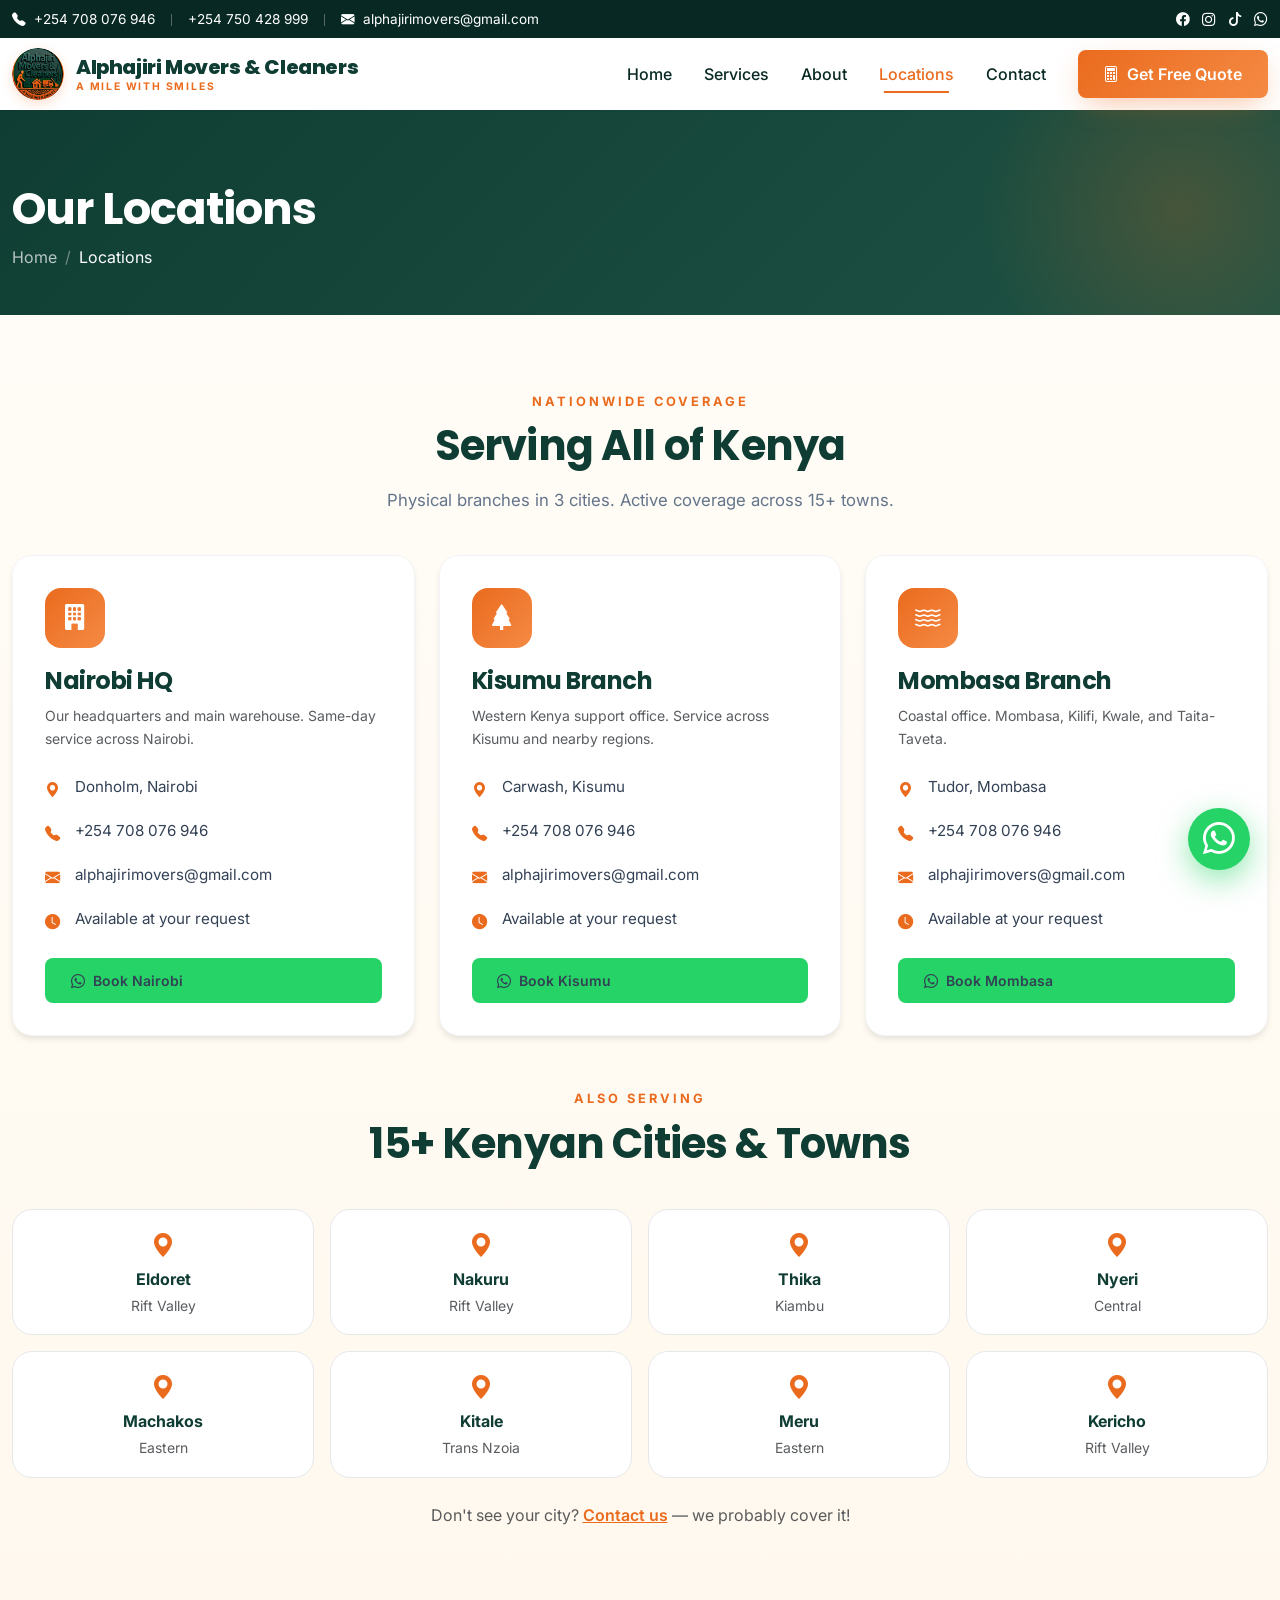
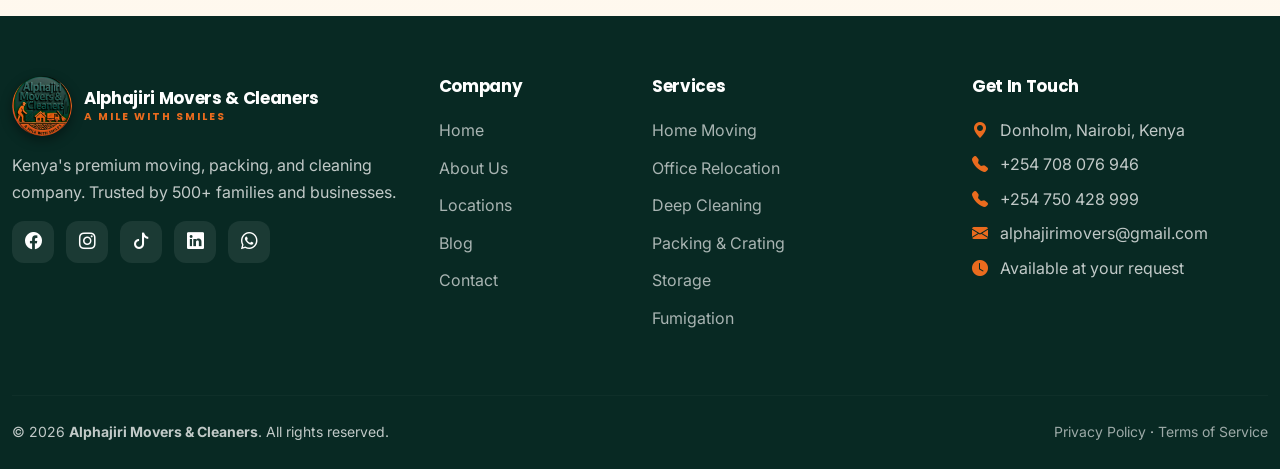
<file: locations.html>
<!DOCTYPE html>
<html lang="en">
<head>
    <meta charset="UTF-8">
    <meta name="viewport" content="width=device-width, initial-scale=1.0, minimum-scale=1.0, maximum-scale=5.0, user-scalable=yes">
    <title>Our Locations — Alphajiri Movers & Cleaners</title>
    <meta name="description" content="Alphajiri serves Nairobi, Eldoret, Mombasa, Kisumu, Nakuru, and 15+ Kenyan cities.">
    <link rel="icon" type="image/png" href="images/favicon.png">
    <link rel="apple-touch-icon" href="images/logo.png">
    <link href="https://cdn.jsdelivr.net/npm/bootstrap@5.3.3/dist/css/bootstrap.min.css" rel="stylesheet">
    <link href="https://cdn.jsdelivr.net/npm/bootstrap-icons@1.11.3/font/bootstrap-icons.css" rel="stylesheet">
    <link href="https://fonts.googleapis.com/css2?family=Inter:wght@400;500;600;700&family=Poppins:wght@600;700;800&display=swap" rel="stylesheet">
    <link href="https://cdn.jsdelivr.net/npm/aos@2.3.4/dist/aos.css" rel="stylesheet">
    <link href="css/style.css" rel="stylesheet">
</head>
<body>

<div class="top-bar">
    <div class="container d-flex justify-content-between align-items-center">
        <div>
            <i class="bi bi-telephone-fill me-1"></i>
            <a href="tel:+254708076946">+254 708 076 946</a>
            <span class="divider"></span>
            <a href="tel:+254750428999">+254 750 428 999</a>
            <span class="divider d-none d-md-inline-block"></span>
            <span class="d-none d-md-inline"><i class="bi bi-envelope-fill me-1"></i> alphajirimovers@gmail.com</span>
        </div>
        <div class="d-none d-md-block">
            <a href="#" class="me-2"><i class="bi bi-facebook"></i></a>
            <a href="#" class="me-2"><i class="bi bi-instagram"></i></a>
            <a href="#" class="me-2"><i class="bi bi-tiktok"></i></a>
            <a href="quote.html#quote-form"><i class="bi bi-whatsapp"></i></a>
        </div>
    </div>
</div>

<nav class="navbar navbar-expand-lg sticky-top" id="mainNavbar">
    <div class="container">
        <a class="navbar-brand" href="index.html">
            <img src="images/logo.png" alt="Alphajiri Movers & Cleaners">
            <span class="brand-text">
                <span class="brand-name">Alphajiri Movers & Cleaners</span>
                <span class="brand-tag">A Mile With Smiles</span>
            </span>
        </a>
        <button class="navbar-toggler" type="button" data-bs-toggle="collapse" data-bs-target="#mainNav">
            <span class="navbar-toggler-icon"></span>
        </button>
        <div class="collapse navbar-collapse" id="mainNav">
            <ul class="navbar-nav ms-auto align-items-lg-center">
                <li class="nav-item"><a class="nav-link " href="index.html">Home</a></li>
                <li class="nav-item"><a class="nav-link " href="services.html">Services</a></li>
                <li class="nav-item"><a class="nav-link " href="about.html">About</a></li>
                <li class="nav-item"><a class="nav-link active" href="locations.html">Locations</a></li>
                <li class="nav-item"><a class="nav-link " href="contact.html">Contact</a></li>
                <li class="nav-item ms-lg-3">
                    <a class="btn btn-accent" href="quote.html"><i class="bi bi-calculator"></i> Get Free Quote</a>
                </li>
            </ul>
        </div>
    </div>
</nav>

<section class="page-header">
    <div class="container">
        <h1 data-aos="fade-up">Our Locations</h1>
        <nav data-aos="fade-up" data-aos-delay="100"><ol class="breadcrumb">
            <li class="breadcrumb-item"><a href="index.html">Home</a></li>
            <li class="breadcrumb-item active">Locations</li>
        </ol></nav>
    </div>
</section>

<section class="section">
    <div class="container">
        <div class="section-title" data-aos="fade-up">
            <div class="subtitle">Nationwide Coverage</div>
            <h2>Serving All of Kenya</h2>
            <p>Physical branches in 3 cities. Active coverage across 15+ towns.</p>
        </div>
        <div class="row g-4 mb-5">
            <div class="col-md-6 col-lg-4" data-aos="fade-up">
                <div class="location-card">
                    <div class="flag-icon"><i class="bi bi-building-fill"></i></div>
                    <h4>Nairobi HQ</h4>
                    <p class="text-muted small">Our headquarters and main warehouse. Same-day service across Nairobi.</p>
                    <div class="location-detail"><i class="bi bi-geo-alt-fill"></i><span>Donholm, Nairobi</span></div>
                    <div class="location-detail"><i class="bi bi-telephone-fill"></i><a href="tel:+254708076946">+254 708 076 946</a></div>
                    <div class="location-detail"><i class="bi bi-envelope-fill"></i><a href="mailto:alphajirimovers@gmail.com">alphajirimovers@gmail.com</a></div>
                    <div class="location-detail"><i class="bi bi-clock-fill"></i><span>Available at your request</span></div>
                    <div class="mt-3"><a href="quote.html#quote-form" class="btn btn-whatsapp btn-sm w-100"><i class="bi bi-whatsapp"></i> Book Nairobi</a></div>
                </div>
            </div>
            <div class="col-md-6 col-lg-4" data-aos="fade-up" data-aos-delay="100">
                <div class="location-card">
                    <div class="flag-icon"><i class="bi bi-tree-fill"></i></div>
                    <h4>Kisumu Branch</h4>
                    <p class="text-muted small">Western Kenya support office. Service across Kisumu and nearby regions.</p>
                    <div class="location-detail"><i class="bi bi-geo-alt-fill"></i><span>Carwash, Kisumu</span></div>
                    <div class="location-detail"><i class="bi bi-telephone-fill"></i><a href="tel:+254708076946">+254 708 076 946</a></div>
                    <div class="location-detail"><i class="bi bi-envelope-fill"></i><a href="mailto:alphajirimovers@gmail.com">alphajirimovers@gmail.com</a></div>
                    <div class="location-detail"><i class="bi bi-clock-fill"></i><span>Available at your request</span></div>
                    <div class="mt-3"><a href="quote.html#quote-form" class="btn btn-whatsapp btn-sm w-100"><i class="bi bi-whatsapp"></i> Book Kisumu</a></div>
                </div>
            </div>
            <div class="col-md-6 col-lg-4" data-aos="fade-up" data-aos-delay="200">
                <div class="location-card">
                    <div class="flag-icon"><i class="bi bi-water"></i></div>
                    <h4>Mombasa Branch</h4>
                    <p class="text-muted small">Coastal office. Mombasa, Kilifi, Kwale, and Taita-Taveta.</p>
                    <div class="location-detail"><i class="bi bi-geo-alt-fill"></i><span>Tudor, Mombasa</span></div>
                    <div class="location-detail"><i class="bi bi-telephone-fill"></i><a href="tel:+254708076946">+254 708 076 946</a></div>
                    <div class="location-detail"><i class="bi bi-envelope-fill"></i><a href="mailto:alphajirimovers@gmail.com">alphajirimovers@gmail.com</a></div>
                    <div class="location-detail"><i class="bi bi-clock-fill"></i><span>Available at your request</span></div>
                    <div class="mt-3"><a href="quote.html#quote-form" class="btn btn-whatsapp btn-sm w-100"><i class="bi bi-whatsapp"></i> Book Mombasa</a></div>
                </div>
            </div>
        </div>

        <div class="section-title" data-aos="fade-up">
            <div class="subtitle">Also Serving</div>
            <h2>15+ Kenyan Cities &amp; Towns</h2>
        </div>
        <div class="row g-3">

            <div class="col-6 col-md-3" data-aos="fade-up">
                <div class="p-3 rounded-4 text-center" style="background: white; border: 1px solid var(--gray-200);">
                    <i class="bi bi-geo-alt-fill mb-2" style="color: var(--accent); font-size: 1.5rem;"></i>
                    <div class="fw-bold" style="color:var(--primary);">Eldoret</div>
                    <small class="text-muted">Rift Valley</small>
                </div>
            </div>
            <div class="col-6 col-md-3" data-aos="fade-up">
                <div class="p-3 rounded-4 text-center" style="background: white; border: 1px solid var(--gray-200);">
                    <i class="bi bi-geo-alt-fill mb-2" style="color: var(--accent); font-size: 1.5rem;"></i>
                    <div class="fw-bold" style="color:var(--primary);">Nakuru</div>
                    <small class="text-muted">Rift Valley</small>
                </div>
            </div>
            <div class="col-6 col-md-3" data-aos="fade-up">
                <div class="p-3 rounded-4 text-center" style="background: white; border: 1px solid var(--gray-200);">
                    <i class="bi bi-geo-alt-fill mb-2" style="color: var(--accent); font-size: 1.5rem;"></i>
                    <div class="fw-bold" style="color:var(--primary);">Thika</div>
                    <small class="text-muted">Kiambu</small>
                </div>
            </div>
            <div class="col-6 col-md-3" data-aos="fade-up">
                <div class="p-3 rounded-4 text-center" style="background: white; border: 1px solid var(--gray-200);">
                    <i class="bi bi-geo-alt-fill mb-2" style="color: var(--accent); font-size: 1.5rem;"></i>
                    <div class="fw-bold" style="color:var(--primary);">Nyeri</div>
                    <small class="text-muted">Central</small>
                </div>
            </div>
            <div class="col-6 col-md-3" data-aos="fade-up">
                <div class="p-3 rounded-4 text-center" style="background: white; border: 1px solid var(--gray-200);">
                    <i class="bi bi-geo-alt-fill mb-2" style="color: var(--accent); font-size: 1.5rem;"></i>
                    <div class="fw-bold" style="color:var(--primary);">Machakos</div>
                    <small class="text-muted">Eastern</small>
                </div>
            </div>
            <div class="col-6 col-md-3" data-aos="fade-up">
                <div class="p-3 rounded-4 text-center" style="background: white; border: 1px solid var(--gray-200);">
                    <i class="bi bi-geo-alt-fill mb-2" style="color: var(--accent); font-size: 1.5rem;"></i>
                    <div class="fw-bold" style="color:var(--primary);">Kitale</div>
                    <small class="text-muted">Trans Nzoia</small>
                </div>
            </div>
            <div class="col-6 col-md-3" data-aos="fade-up">
                <div class="p-3 rounded-4 text-center" style="background: white; border: 1px solid var(--gray-200);">
                    <i class="bi bi-geo-alt-fill mb-2" style="color: var(--accent); font-size: 1.5rem;"></i>
                    <div class="fw-bold" style="color:var(--primary);">Meru</div>
                    <small class="text-muted">Eastern</small>
                </div>
            </div>
            <div class="col-6 col-md-3" data-aos="fade-up">
                <div class="p-3 rounded-4 text-center" style="background: white; border: 1px solid var(--gray-200);">
                    <i class="bi bi-geo-alt-fill mb-2" style="color: var(--accent); font-size: 1.5rem;"></i>
                    <div class="fw-bold" style="color:var(--primary);">Kericho</div>
                    <small class="text-muted">Rift Valley</small>
                </div>
            </div>
        </div>
        <div class="text-center mt-4">
            <p class="text-muted">Don't see your city? <a href="contact.html" style="color: var(--accent); font-weight: 600;">Contact us</a> — we probably cover it!</p>
        </div>
    </div>
</section>

<footer class="footer">
    <div class="container">
        <div class="row g-4 mb-5">
            <div class="col-lg-4 col-md-6">
                <div class="footer-brand-block">
                    <img src="images/logo.png" alt="Alphajiri">
                    <h5 style="color:white;">Alphajiri Movers & Cleaners<span class="footer-tagline">A Mile With Smiles</span></h5>
                </div>
                <p>Kenya's premium moving, packing, and cleaning company. Trusted by 500+ families and businesses.</p>
                <div class="mt-3">
                    <a href="#" class="social-icon me-2"><i class="bi bi-facebook"></i></a>
                    <a href="#" class="social-icon me-2"><i class="bi bi-instagram"></i></a>
                    <a href="#" class="social-icon me-2"><i class="bi bi-tiktok"></i></a>
                    <a href="#" class="social-icon me-2"><i class="bi bi-linkedin"></i></a>
                    <a href="quote.html#quote-form" class="social-icon"><i class="bi bi-whatsapp"></i></a>
                </div>
            </div>
            <div class="col-lg-2 col-md-6">
                <h5>Company</h5>
                <ul class="footer-links">
                    <li><a href="index.html">Home</a></li>
                    <li><a href="about.html">About Us</a></li>
                    <li><a href="locations.html">Locations</a></li>
                    <li><a href="blog.html">Blog</a></li>
                    <li><a href="contact.html">Contact</a></li>
                </ul>
            </div>
            <div class="col-lg-3 col-md-6">
                <h5>Services</h5>
                <ul class="footer-links">
                    <li><a href="services.html">Home Moving</a></li>
                    <li><a href="services.html">Office Relocation</a></li>
                    <li><a href="services.html">Deep Cleaning</a></li>
                    <li><a href="services.html">Packing &amp; Crating</a></li>
                    <li><a href="services.html">Storage</a></li>
                    <li><a href="services.html">Fumigation</a></li>
                </ul>
            </div>
            <div class="col-lg-3 col-md-6">
                <h5>Get In Touch</h5>
                <p class="mb-2"><i class="bi bi-geo-alt-fill me-2" style="color:var(--accent);"></i> Donholm, Nairobi, Kenya</p>
                <p class="mb-2"><i class="bi bi-telephone-fill me-2" style="color:var(--accent);"></i> +254 708 076 946</p>
                <p class="mb-2"><i class="bi bi-telephone-fill me-2" style="color:var(--accent);"></i> +254 750 428 999</p>
                <p class="mb-2"><i class="bi bi-envelope-fill me-2" style="color:var(--accent);"></i> alphajirimovers@gmail.com</p>
                <p class="mb-2"><i class="bi bi-clock-fill me-2" style="color:var(--accent);"></i> Available at your request</p>
            </div>
        </div>
        <hr>
        <div class="d-flex flex-column flex-md-row justify-content-between align-items-center small">
            <div>&copy; 2026 <strong>Alphajiri Movers &amp; Cleaners</strong>. All rights reserved.</div>
            <div class="mt-2 mt-md-0">
                <a href="#" style="color: rgba(255,255,255,0.6); text-decoration:none;">Privacy Policy</a> ·
                <a href="#" style="color: rgba(255,255,255,0.6); text-decoration:none;">Terms of Service</a>
            </div>
        </div>
    </div>
</footer>

<a href="quote.html#quote-form" class="whatsapp-float" title="Get Free Quote">
    <i class="bi bi-whatsapp"></i>
</a>

<script src="https://cdn.jsdelivr.net/npm/bootstrap@5.3.3/dist/js/bootstrap.bundle.min.js"></script>
<script src="https://cdn.jsdelivr.net/npm/aos@2.3.4/dist/aos.js"></script>
<script src="js/script.js"></script>
</body>
</html>
</file>
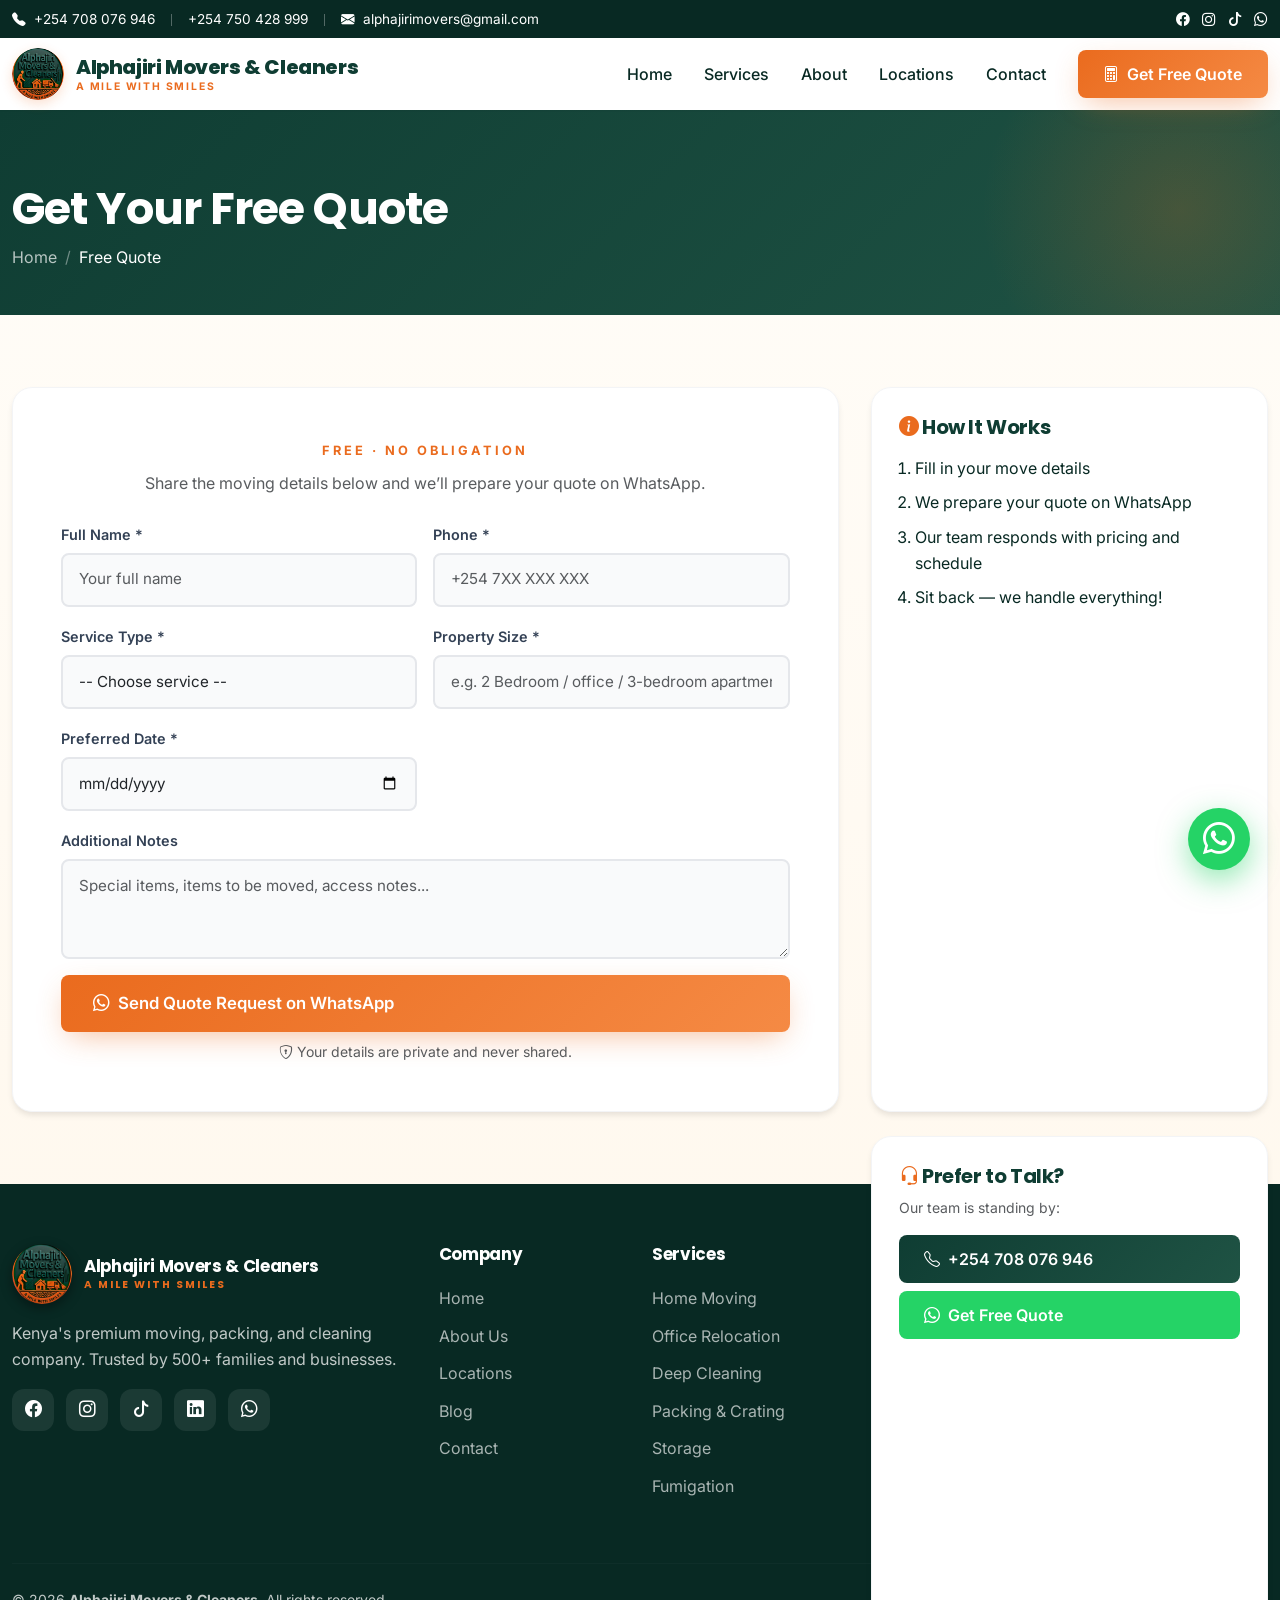
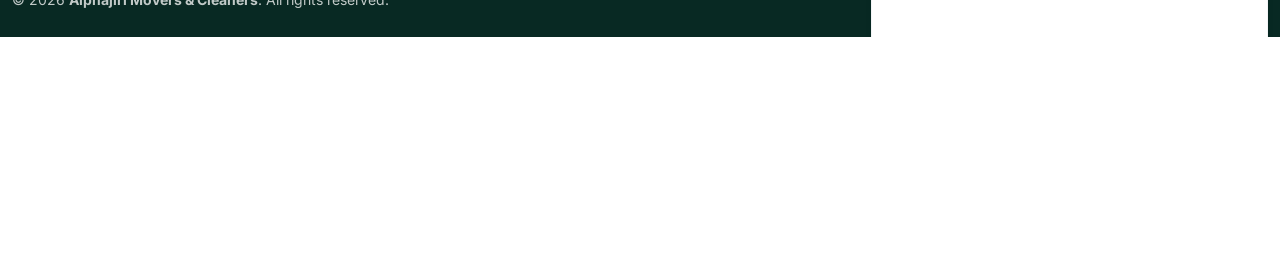
<file: quote.html>
<!DOCTYPE html>
<html lang="en">
<head>
    <meta charset="UTF-8">
    <meta name="viewport" content="width=device-width, initial-scale=1.0, minimum-scale=1.0, maximum-scale=5.0, user-scalable=yes">
    <title>Get Free Quote — Alphajiri Movers & Cleaners</title>
    <meta name="description" content="Get an instant free quote with our smart calculator. Moving, packing, cleaning services.">
    <link rel="icon" type="image/png" href="images/favicon.png">
    <link rel="apple-touch-icon" href="images/logo.png">
    <link href="https://cdn.jsdelivr.net/npm/bootstrap@5.3.3/dist/css/bootstrap.min.css" rel="stylesheet">
    <link href="https://cdn.jsdelivr.net/npm/bootstrap-icons@1.11.3/font/bootstrap-icons.css" rel="stylesheet">
    <link href="https://fonts.googleapis.com/css2?family=Inter:wght@400;500;600;700&family=Poppins:wght@600;700;800&display=swap" rel="stylesheet">
    <link href="https://cdn.jsdelivr.net/npm/aos@2.3.4/dist/aos.css" rel="stylesheet">
    <link href="css/style.css" rel="stylesheet">
</head>
<body>

<div class="top-bar">
    <div class="container d-flex justify-content-between align-items-center">
        <div>
            <i class="bi bi-telephone-fill me-1"></i>
            <a href="tel:+254708076946">+254 708 076 946</a>
            <span class="divider"></span>
            <a href="tel:+254750428999">+254 750 428 999</a>
            <span class="divider d-none d-md-inline-block"></span>
            <span class="d-none d-md-inline"><i class="bi bi-envelope-fill me-1"></i> alphajirimovers@gmail.com</span>
        </div>
        <div class="d-none d-md-block">
            <a href="#" class="me-2"><i class="bi bi-facebook"></i></a>
            <a href="#" class="me-2"><i class="bi bi-instagram"></i></a>
            <a href="#" class="me-2"><i class="bi bi-tiktok"></i></a>
            <a href="https://wa.me/254708076946?text=Hi%20Alphajiri!%20%F0%9F%91%8B%20I'm%20interested%20in%20your%20services.%20Could%20you%20send%20me%20pricing%20info%3F%0A%0AService%20needed%3A%20%5BMoving%20%2F%20Cleaning%5D%2C%20Size%20of%20the%20house%0ALocation%3A%0APreferred%20date%3A"><i class="bi bi-whatsapp"></i></a>
        </div>
    </div>
</div>

<nav class="navbar navbar-expand-lg sticky-top" id="mainNavbar">
    <div class="container">
        <a class="navbar-brand" href="index.html">
            <img src="images/logo.png" alt="Alphajiri Movers & Cleaners">
            <span class="brand-text">
                <span class="brand-name">Alphajiri Movers & Cleaners</span>
                <span class="brand-tag">A Mile With Smiles</span>
            </span>
        </a>
        <button class="navbar-toggler" type="button" data-bs-toggle="collapse" data-bs-target="#mainNav">
            <span class="navbar-toggler-icon"></span>
        </button>
        <div class="collapse navbar-collapse" id="mainNav">
            <ul class="navbar-nav ms-auto align-items-lg-center">
                <li class="nav-item"><a class="nav-link " href="index.html">Home</a></li>
                <li class="nav-item"><a class="nav-link " href="services.html">Services</a></li>
                <li class="nav-item"><a class="nav-link " href="about.html">About</a></li>
                <li class="nav-item"><a class="nav-link " href="locations.html">Locations</a></li>
                <li class="nav-item"><a class="nav-link " href="contact.html">Contact</a></li>
                <li class="nav-item ms-lg-3">
                    <a class="btn btn-accent" href="quote.html"><i class="bi bi-calculator"></i> Get Free Quote</a>
                </li>
            </ul>
        </div>
    </div>
</nav>

<section class="page-header">
    <div class="container">
        <h1 data-aos="fade-up">Get Your Free Quote</h1>
        <nav data-aos="fade-up" data-aos-delay="100"><ol class="breadcrumb">
            <li class="breadcrumb-item"><a href="index.html">Home</a></li>
            <li class="breadcrumb-item active">Free Quote</li>
        </ol></nav>
    </div>
</section>

<section class="section">
    <div class="container">
        <div class="row g-5">
            <div class="col-lg-8" data-aos="fade-right">
                <div class="service-card p-4 p-md-5">
                    <div class="text-center mb-4">
                        <span class="subtitle-text">Free · No Obligation</span>
                        <p class="text-muted">Share the moving details below and we’ll prepare your quote on WhatsApp.</p>
                    </div>
                    <form id="quoteForm" novalidate>
                        <div class="row g-3">
                            <div class="col-md-6"><label class="form-label">Full Name *</label><input type="text" class="form-control" name="Full Name" placeholder="Your full name" minlength="2" maxlength="80" autocomplete="name" required></div>
                            <div class="col-md-6"><label class="form-label">Phone *</label><input type="tel" class="form-control" name="Phone" placeholder="+254 7XX XXX XXX" minlength="7" maxlength="20" pattern="\+?[0-9 ()-]{7,20}" autocomplete="tel" required></div>
                            <div class="col-md-6"><label class="form-label">Service Type *</label>
                                <select class="form-select" id="serviceType" name="Service" required>
                                    <option value="">-- Choose service --</option>
                                    <option value="Home Moving" data-price="8000">Home Moving</option>
                                    <option value="Office Relocation" data-price="25000">Office Relocation</option>
                                    <option value="Packing Services" data-price="5000">Packing Services</option>
                                    <option value="General Cleaning" data-price="4000">General Cleaning</option>
                                    <option value="Deep Cleaning" data-price="8000">Deep Cleaning</option>
                                    <option value="Post-Construction Cleaning" data-price="15000">Post-Construction Cleaning</option>
                                    <option value="Fumigation" data-price="6000">Fumigation &amp; Pest Control</option>
                                    <option value="Storage" data-price="3000">Storage &amp; Warehousing</option>
                                    <option value="Pet Relocation" data-price="3500">Pet Relocation</option>
                                    <option value="Courier" data-price="500">Courier / Same-Day Delivery</option>
                                    <option value="Combo" data-price="12000">Move + Clean Combo</option>
                                </select>
                            </div>
                            <div class="col-md-6"><label class="form-label">Property Size *</label><input type="text" class="form-control" id="propertySize" name="Property Size" placeholder="e.g. 2 Bedroom / office / 3-bedroom apartment" minlength="2" maxlength="100" required></div>
                            <div id="pickupLocationGroup" class="col-md-6" style="display:none;"><label class="form-label">Pickup Location *</label><input type="text" class="form-control" name="Pickup Location" placeholder="e.g. Donholm, Nairobi" maxlength="120" autocomplete="street-address"></div>
                            <div id="pickupFloorGroup" class="col-md-6" style="display:none;"><label class="form-label">Pickup Floor</label><input type="text" class="form-control" name="Pickup Floor" placeholder="e.g. 2nd Floor" maxlength="40"></div>
                            <div id="dropoffLocationGroup" class="col-md-6" style="display:none;"><label class="form-label">Dropoff Location *</label><input type="text" class="form-control" name="Dropoff Location" placeholder="e.g. Kilimani" maxlength="120"></div>
                            <div id="dropoffFloorGroup" class="col-md-6" style="display:none;"><label class="form-label">Dropoff Floor</label><input type="text" class="form-control" name="Dropoff Floor" placeholder="e.g. 4th Floor" maxlength="40"></div>
                            <div class="col-md-6"><label class="form-label">Preferred Date *</label><input type="date" class="form-control" name="Preferred Date" required></div>
                            <div class="col-12"><label class="form-label">Additional Notes</label><textarea class="form-control" name="Notes" rows="3" maxlength="500" placeholder="Special items, items to be moved, access notes..."></textarea></div>
                            
                            <div class="col-12">
                                <button type="submit" class="btn btn-accent btn-lg w-100"><i class="bi bi-whatsapp"></i> Send Quote Request on WhatsApp</button>
                                <p class="text-muted small mt-2 mb-0 text-center"><i class="bi bi-shield-lock"></i> Your details are private and never shared.</p>
                            </div>
                        </div>
                    </form>
                </div>
            </div>
            <div class="col-lg-4" data-aos="fade-left">
                <div class="service-card mb-4" id="quote-form">
                    <h5 style="color: var(--primary);"><i class="bi bi-info-circle-fill" style="color: var(--accent);"></i> How It Works</h5>
                    <ol class="mt-3 ps-3">
                        <li class="mb-2">Fill in your move details</li>
                        <li class="mb-2">We prepare your quote on WhatsApp</li>
                        <li class="mb-2">Our team responds with pricing and schedule</li>
                        <li>Sit back — we handle everything!</li>
                    </ol>
                </div>
                <div class="service-card">
                    <h5 style="color: var(--primary);"><i class="bi bi-headset" style="color: var(--accent);"></i> Prefer to Talk?</h5>
                    <p class="text-muted small">Our team is standing by:</p>
                    <a href="tel:+254708076946" class="btn btn-primary-custom w-100 mb-2"><i class="bi bi-telephone"></i> +254 708 076 946</a>
                    <a href="quote.html#quote-form" class="btn btn-whatsapp w-100"><i class="bi bi-whatsapp"></i> Get Free Quote</a>
                </div>
            </div>
        </div>
    </div>
</section>

<footer class="footer">
    <div class="container">
        <div class="row g-4 mb-5">
            <div class="col-lg-4 col-md-6">
                <div class="footer-brand-block">
                    <img src="images/logo.png" alt="Alphajiri">
                    <h5 style="color:white;">Alphajiri Movers & Cleaners<span class="footer-tagline">A Mile With Smiles</span></h5>
                </div>
                <p>Kenya's premium moving, packing, and cleaning company. Trusted by 500+ families and businesses.</p>
                <div class="mt-3">
                    <a href="#" class="social-icon me-2"><i class="bi bi-facebook"></i></a>
                    <a href="#" class="social-icon me-2"><i class="bi bi-instagram"></i></a>
                    <a href="#" class="social-icon me-2"><i class="bi bi-tiktok"></i></a>
                    <a href="#" class="social-icon me-2"><i class="bi bi-linkedin"></i></a>
                    <a href="quote.html#quote-form" class="social-icon"><i class="bi bi-whatsapp"></i></a>
                </div>
            </div>
            <div class="col-lg-2 col-md-6">
                <h5>Company</h5>
                <ul class="footer-links">
                    <li><a href="index.html">Home</a></li>
                    <li><a href="about.html">About Us</a></li>
                    <li><a href="locations.html">Locations</a></li>
                    <li><a href="blog.html">Blog</a></li>
                    <li><a href="contact.html">Contact</a></li>
                </ul>
            </div>
            <div class="col-lg-3 col-md-6">
                <h5>Services</h5>
                <ul class="footer-links">
                    <li><a href="services.html">Home Moving</a></li>
                    <li><a href="services.html">Office Relocation</a></li>
                    <li><a href="services.html">Deep Cleaning</a></li>
                    <li><a href="services.html">Packing &amp; Crating</a></li>
                    <li><a href="services.html">Storage</a></li>
                    <li><a href="services.html">Fumigation</a></li>
                </ul>
            </div>
            <div class="col-lg-3 col-md-6">
                <h5>Get In Touch</h5>
                <p class="mb-2"><i class="bi bi-geo-alt-fill me-2" style="color:var(--accent);"></i> Donholm, Nairobi, Kenya</p>
                <p class="mb-2"><i class="bi bi-telephone-fill me-2" style="color:var(--accent);"></i> +254 708 076 946</p>
                <p class="mb-2"><i class="bi bi-telephone-fill me-2" style="color:var(--accent);"></i> +254 750 428 999</p>
                <p class="mb-2"><i class="bi bi-envelope-fill me-2" style="color:var(--accent);"></i> alphajirimovers@gmail.com</p>
                <p class="mb-2"><i class="bi bi-clock-fill me-2" style="color:var(--accent);"></i> Available at your request</p>
            </div>
        </div>
        <hr>
        <div class="d-flex flex-column flex-md-row justify-content-between align-items-center small">
            <div>&copy; 2026 <strong>Alphajiri Movers &amp; Cleaners</strong>. All rights reserved.</div>
            <div class="mt-2 mt-md-0">
                <a href="#" style="color: rgba(255,255,255,0.6); text-decoration:none;">Privacy Policy</a> ·
                <a href="#" style="color: rgba(255,255,255,0.6); text-decoration:none;">Terms of Service</a>
            </div>
        </div>
    </div>
</footer>

<a href="quote.html#quote-form" class="whatsapp-float" title="Get Free Quote">
    <i class="bi bi-whatsapp"></i>
</a>

<script src="https://cdn.jsdelivr.net/npm/bootstrap@5.3.3/dist/js/bootstrap.bundle.min.js"></script>
<script src="https://cdn.jsdelivr.net/npm/aos@2.3.4/dist/aos.js"></script>
<script src="js/script.js"></script>
</body>
</html>
</file>
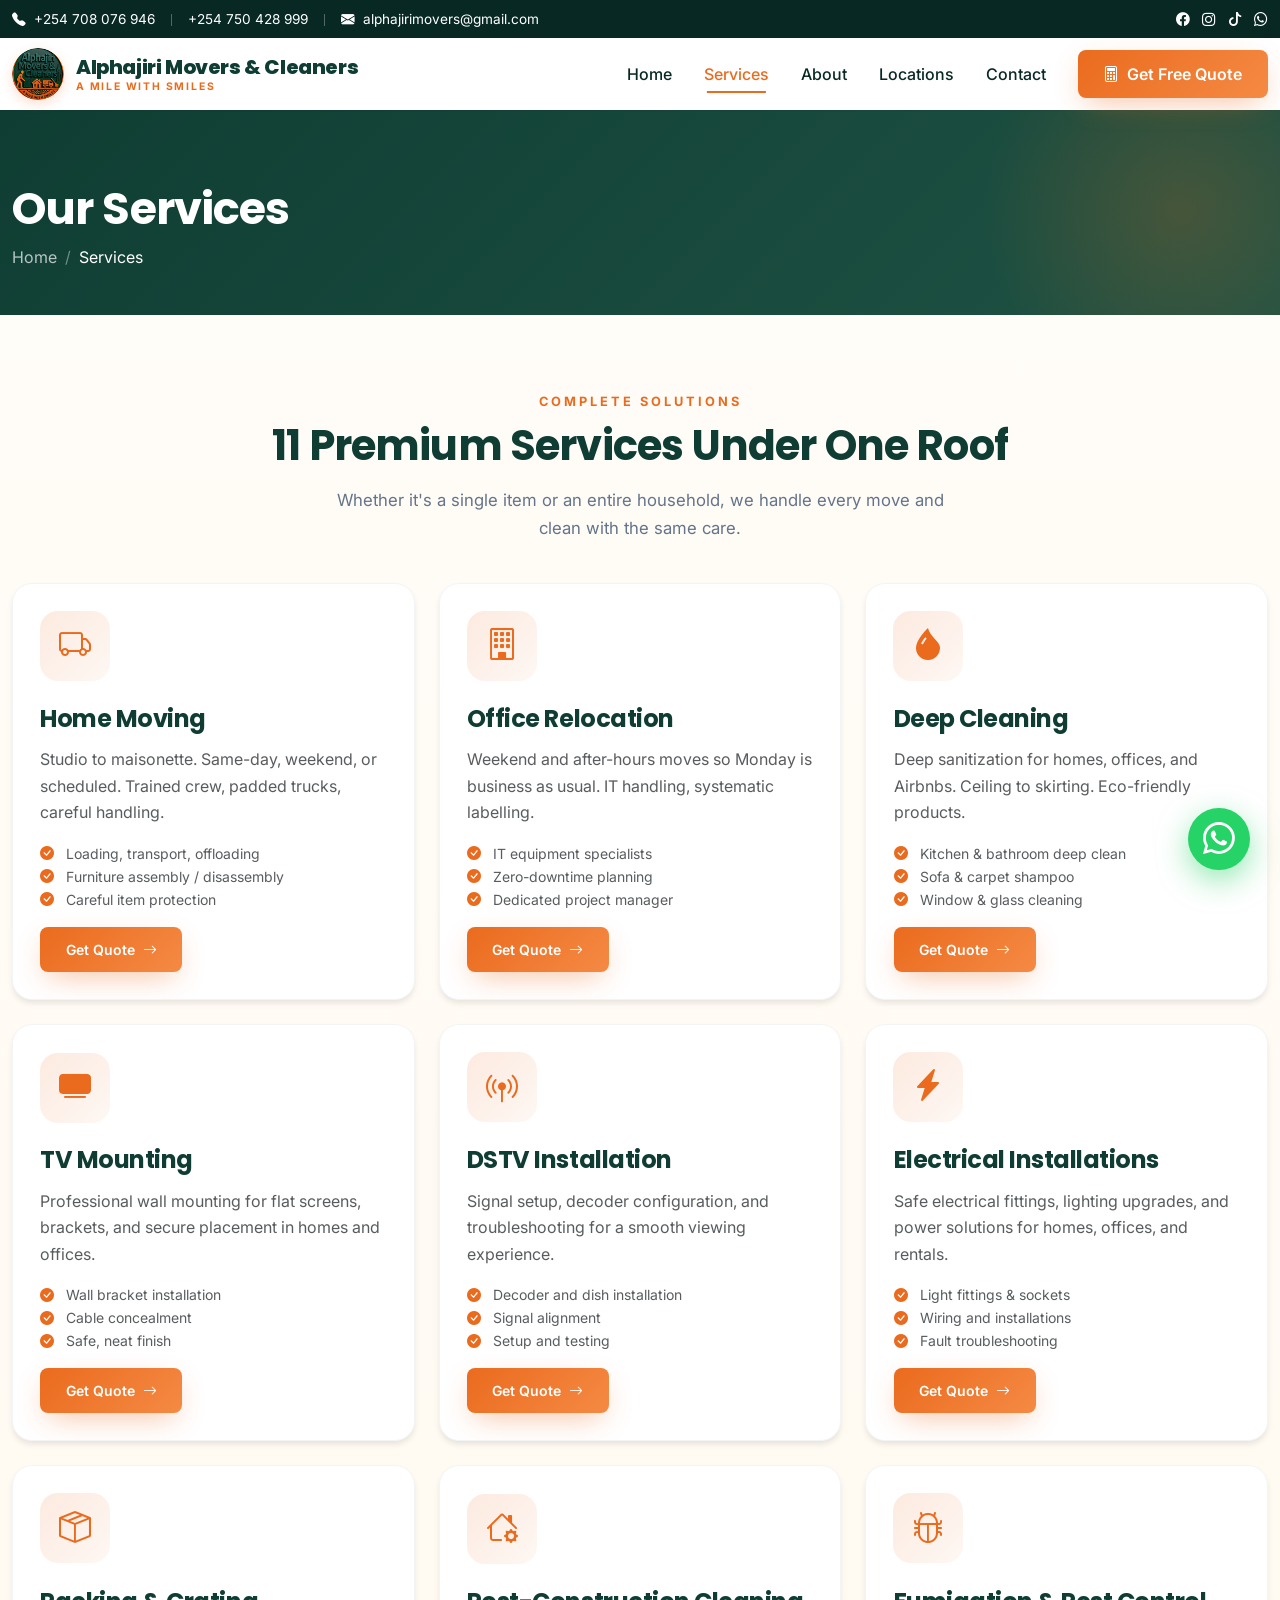
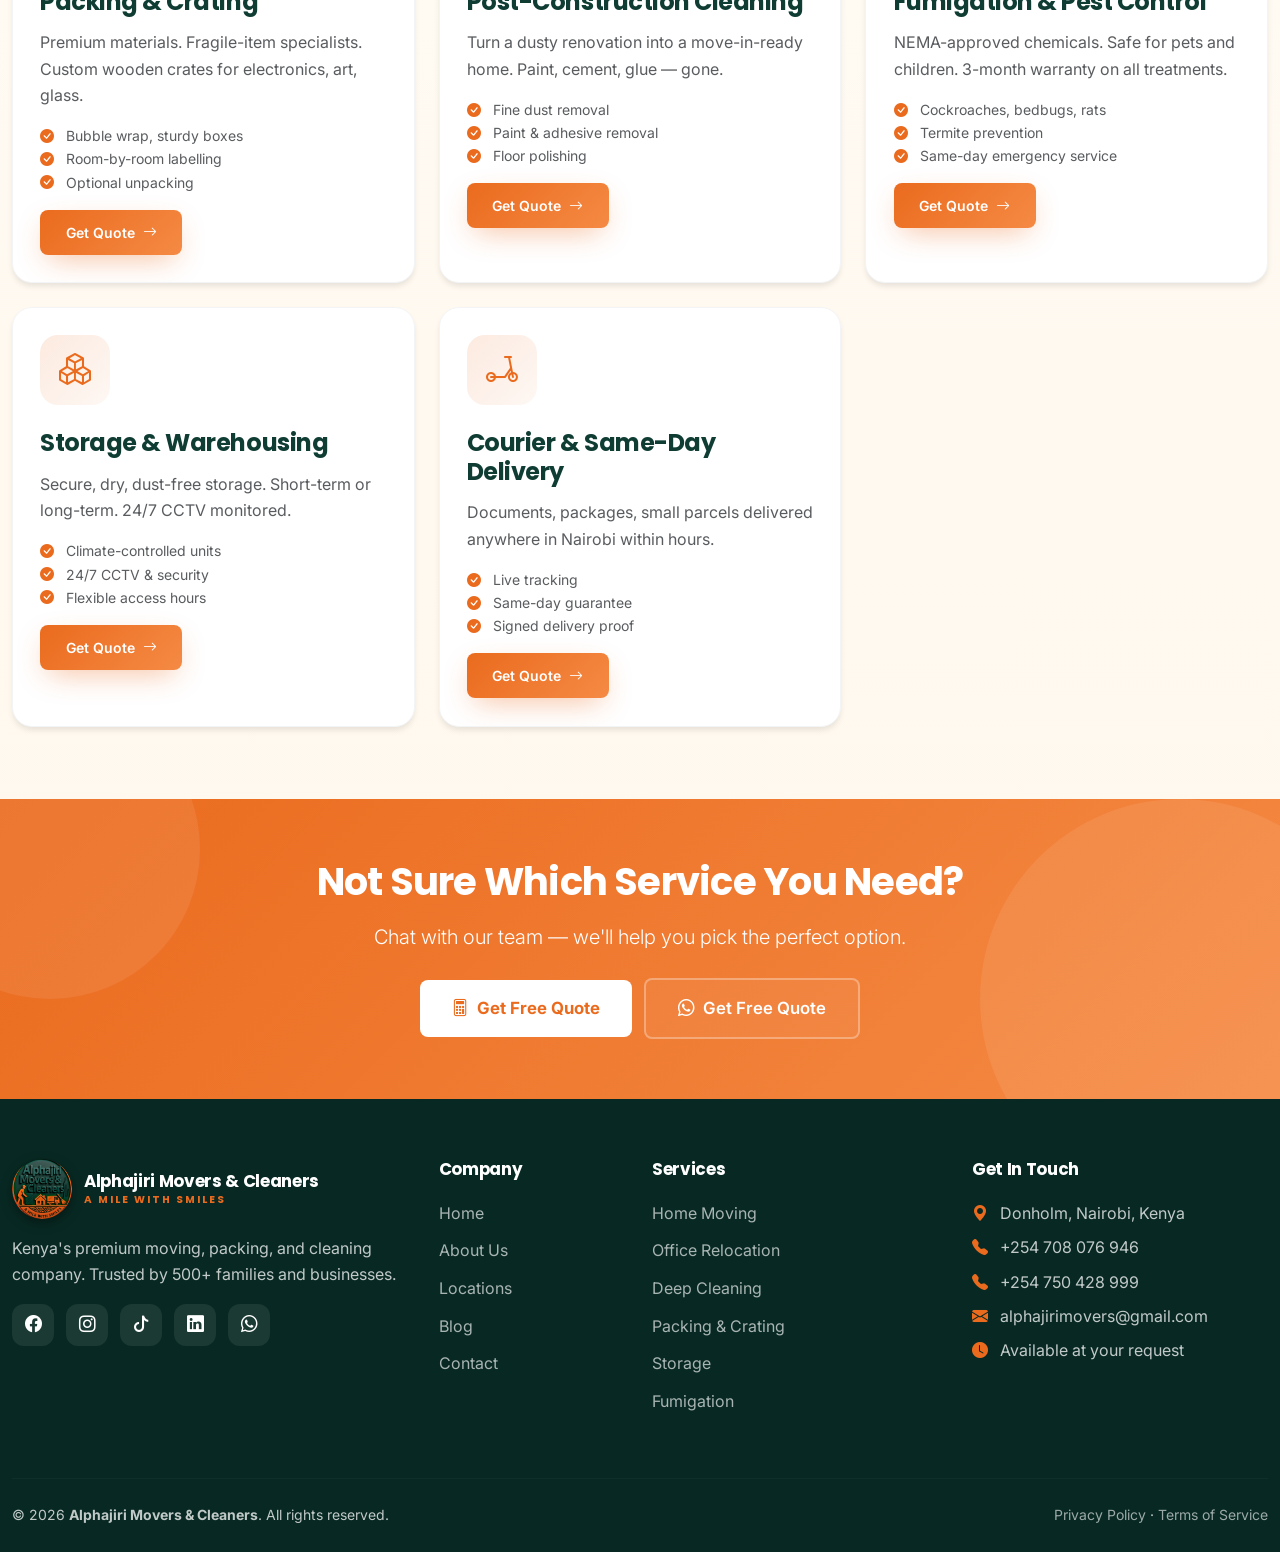
<file: services.html>
<!DOCTYPE html>
<html lang="en">
<head>
    <meta charset="UTF-8">
    <meta name="viewport" content="width=device-width, initial-scale=1.0, minimum-scale=1.0, maximum-scale=5.0, user-scalable=yes">
    <title>Our Services — Alphajiri Movers & Cleaners</title>
    <meta name="description" content="11 premium services: moving, packing, cleaning, storage, fumigation, and more. Get an instant quote.">
    <link rel="icon" type="image/png" href="images/favicon.png">
    <link rel="apple-touch-icon" href="images/logo.png">
    <link href="https://cdn.jsdelivr.net/npm/bootstrap@5.3.3/dist/css/bootstrap.min.css" rel="stylesheet">
    <link href="https://cdn.jsdelivr.net/npm/bootstrap-icons@1.11.3/font/bootstrap-icons.css" rel="stylesheet">
    <link href="https://fonts.googleapis.com/css2?family=Inter:wght@400;500;600;700&family=Poppins:wght@600;700;800&display=swap" rel="stylesheet">
    <link href="https://cdn.jsdelivr.net/npm/aos@2.3.4/dist/aos.css" rel="stylesheet">
    <link href="css/style.css" rel="stylesheet">
</head>
<body>

<div class="top-bar">
    <div class="container d-flex justify-content-between align-items-center">
        <div>
            <i class="bi bi-telephone-fill me-1"></i>
            <a href="tel:+254708076946">+254 708 076 946</a>
            <span class="divider"></span>
            <a href="tel:+254750428999">+254 750 428 999</a>
            <span class="divider d-none d-md-inline-block"></span>
            <span class="d-none d-md-inline"><i class="bi bi-envelope-fill me-1"></i> alphajirimovers@gmail.com</span>
        </div>
        <div class="d-none d-md-block">
            <a href="#" class="me-2"><i class="bi bi-facebook"></i></a>
            <a href="#" class="me-2"><i class="bi bi-instagram"></i></a>
            <a href="#" class="me-2"><i class="bi bi-tiktok"></i></a>
            <a href="quote.html#quote-form"><i class="bi bi-whatsapp"></i></a>
        </div>
    </div>
</div>

<nav class="navbar navbar-expand-lg sticky-top" id="mainNavbar">
    <div class="container">
        <a class="navbar-brand" href="index.html">
            <img src="images/logo.png" alt="Alphajiri Movers & Cleaners">
            <span class="brand-text">
                <span class="brand-name">Alphajiri Movers & Cleaners</span>
                <span class="brand-tag">A Mile With Smiles</span>
            </span>
        </a>
        <button class="navbar-toggler" type="button" data-bs-toggle="collapse" data-bs-target="#mainNav">
            <span class="navbar-toggler-icon"></span>
        </button>
        <div class="collapse navbar-collapse" id="mainNav">
            <ul class="navbar-nav ms-auto align-items-lg-center">
                <li class="nav-item"><a class="nav-link " href="index.html">Home</a></li>
                <li class="nav-item"><a class="nav-link active" href="services.html">Services</a></li>
                <li class="nav-item"><a class="nav-link " href="about.html">About</a></li>
                <li class="nav-item"><a class="nav-link " href="locations.html">Locations</a></li>
                <li class="nav-item"><a class="nav-link " href="contact.html">Contact</a></li>
                <li class="nav-item ms-lg-3">
                    <a class="btn btn-accent" href="quote.html"><i class="bi bi-calculator"></i> Get Free Quote</a>
                </li>
            </ul>
        </div>
    </div>
</nav>

<section class="page-header">
    <div class="container">
        <h1 data-aos="fade-up">Our Services</h1>
        <nav data-aos="fade-up" data-aos-delay="100"><ol class="breadcrumb">
            <li class="breadcrumb-item"><a href="index.html">Home</a></li>
            <li class="breadcrumb-item active">Services</li>
        </ol></nav>
    </div>
</section>

<section class="section">
    <div class="container">
        <div class="section-title" data-aos="fade-up">
            <div class="subtitle">Complete Solutions</div>
            <h2>11 Premium Services Under One Roof</h2>
            <p>Whether it's a single item or an entire household, we handle every move and clean with the same care.</p>
        </div>
        <div class="row g-4">

            <div class="col-md-6 col-lg-4" data-aos="fade-up" data-aos-delay="0">
                <div class="service-card">
                    <div class="service-icon"><i class="bi bi-truck"></i></div>
                    <h4>Home Moving</h4>
                    <p class="text-muted">Studio to maisonette. Same-day, weekend, or scheduled. Trained crew, padded trucks, careful handling.</p>
                    <ul class="list-unstyled small text-muted mb-3">
                        <li><i class="bi bi-check-circle-fill me-2" style="color:var(--accent);"></i> Loading, transport, offloading</li>
<li><i class="bi bi-check-circle-fill me-2" style="color:var(--accent);"></i> Furniture assembly / disassembly</li>
<li><i class="bi bi-check-circle-fill me-2" style="color:var(--accent);"></i> Careful item protection</li>
                    </ul>
                    <a href="quote.html" class="btn btn-accent btn-sm">Get Quote <i class="bi bi-arrow-right"></i></a>
                </div>
            </div>
            <div class="col-md-6 col-lg-4" data-aos="fade-up" data-aos-delay="100">
                <div class="service-card">
                    <div class="service-icon"><i class="bi bi-building"></i></div>
                    <h4>Office Relocation</h4>
                    <p class="text-muted">Weekend and after-hours moves so Monday is business as usual. IT handling, systematic labelling.</p>
                    <ul class="list-unstyled small text-muted mb-3">
                        <li><i class="bi bi-check-circle-fill me-2" style="color:var(--accent);"></i> IT equipment specialists</li>
<li><i class="bi bi-check-circle-fill me-2" style="color:var(--accent);"></i> Zero-downtime planning</li>
<li><i class="bi bi-check-circle-fill me-2" style="color:var(--accent);"></i> Dedicated project manager</li>
                    </ul>
                    <a href="quote.html" class="btn btn-accent btn-sm">Get Quote <i class="bi bi-arrow-right"></i></a>
                </div>
            </div>
            <div class="col-md-6 col-lg-4" data-aos="fade-up" data-aos-delay="200">
                <div class="service-card">
                    <div class="service-icon"><i class="bi bi-droplet-fill"></i></div>
                    <h4>Deep Cleaning</h4>
                    <p class="text-muted">Deep sanitization for homes, offices, and Airbnbs. Ceiling to skirting. Eco-friendly products.</p>
                    <ul class="list-unstyled small text-muted mb-3">
                        <li><i class="bi bi-check-circle-fill me-2" style="color:var(--accent);"></i> Kitchen &amp; bathroom deep clean</li>
<li><i class="bi bi-check-circle-fill me-2" style="color:var(--accent);"></i> Sofa &amp; carpet shampoo</li>
<li><i class="bi bi-check-circle-fill me-2" style="color:var(--accent);"></i> Window &amp; glass cleaning</li>
                    </ul>
                    <a href="quote.html" class="btn btn-accent btn-sm">Get Quote <i class="bi bi-arrow-right"></i></a>
                </div>
            </div>
            <div class="col-md-6 col-lg-4" data-aos="fade-up" data-aos-delay="0">
                <div class="service-card">
                    <div class="service-icon"><i class="bi bi-tv-fill"></i></div>
                    <h4>TV Mounting</h4>
                    <p class="text-muted">Professional wall mounting for flat screens, brackets, and secure placement in homes and offices.</p>
                    <ul class="list-unstyled small text-muted mb-3">
                        <li><i class="bi bi-check-circle-fill me-2" style="color:var(--accent);"></i> Wall bracket installation</li>
<li><i class="bi bi-check-circle-fill me-2" style="color:var(--accent);"></i> Cable concealment</li>
<li><i class="bi bi-check-circle-fill me-2" style="color:var(--accent);"></i> Safe, neat finish</li>
                    </ul>
                    <a href="quote.html" class="btn btn-accent btn-sm">Get Quote <i class="bi bi-arrow-right"></i></a>
                </div>
            </div>
            <div class="col-md-6 col-lg-4" data-aos="fade-up" data-aos-delay="100">
                <div class="service-card">
                    <div class="service-icon"><i class="bi bi-broadcast-pin"></i></div>
                    <h4>DSTV Installation</h4>
                    <p class="text-muted">Signal setup, decoder configuration, and troubleshooting for a smooth viewing experience.</p>
                    <ul class="list-unstyled small text-muted mb-3">
                        <li><i class="bi bi-check-circle-fill me-2" style="color:var(--accent);"></i> Decoder and dish installation</li>
<li><i class="bi bi-check-circle-fill me-2" style="color:var(--accent);"></i> Signal alignment</li>
<li><i class="bi bi-check-circle-fill me-2" style="color:var(--accent);"></i> Setup and testing</li>
                    </ul>
                    <a href="quote.html" class="btn btn-accent btn-sm">Get Quote <i class="bi bi-arrow-right"></i></a>
                </div>
            </div>
            <div class="col-md-6 col-lg-4" data-aos="fade-up" data-aos-delay="200">
                <div class="service-card">
                    <div class="service-icon"><i class="bi bi-lightning-charge-fill"></i></div>
                    <h4>Electrical Installations</h4>
                    <p class="text-muted">Safe electrical fittings, lighting upgrades, and power solutions for homes, offices, and rentals.</p>
                    <ul class="list-unstyled small text-muted mb-3">
                        <li><i class="bi bi-check-circle-fill me-2" style="color:var(--accent);"></i> Light fittings &amp; sockets</li>
<li><i class="bi bi-check-circle-fill me-2" style="color:var(--accent);"></i> Wiring and installations</li>
<li><i class="bi bi-check-circle-fill me-2" style="color:var(--accent);"></i> Fault troubleshooting</li>
                    </ul>
                    <a href="quote.html" class="btn btn-accent btn-sm">Get Quote <i class="bi bi-arrow-right"></i></a>
                </div>
            </div>
            <div class="col-md-6 col-lg-4" data-aos="fade-up" data-aos-delay="0">
                <div class="service-card">
                    <div class="service-icon"><i class="bi bi-box-seam"></i></div>
                    <h4>Packing &amp; Crating</h4>
                    <p class="text-muted">Premium materials. Fragile-item specialists. Custom wooden crates for electronics, art, glass.</p>
                    <ul class="list-unstyled small text-muted mb-3">
                        <li><i class="bi bi-check-circle-fill me-2" style="color:var(--accent);"></i> Bubble wrap, sturdy boxes</li>
<li><i class="bi bi-check-circle-fill me-2" style="color:var(--accent);"></i> Room-by-room labelling</li>
<li><i class="bi bi-check-circle-fill me-2" style="color:var(--accent);"></i> Optional unpacking</li>
                    </ul>
                    <a href="quote.html" class="btn btn-accent btn-sm">Get Quote <i class="bi bi-arrow-right"></i></a>
                </div>
            </div>
            <div class="col-md-6 col-lg-4" data-aos="fade-up" data-aos-delay="100">
                <div class="service-card">
                    <div class="service-icon"><i class="bi bi-house-gear"></i></div>
                    <h4>Post-Construction Cleaning</h4>
                    <p class="text-muted">Turn a dusty renovation into a move-in-ready home. Paint, cement, glue — gone.</p>
                    <ul class="list-unstyled small text-muted mb-3">
                        <li><i class="bi bi-check-circle-fill me-2" style="color:var(--accent);"></i> Fine dust removal</li>
<li><i class="bi bi-check-circle-fill me-2" style="color:var(--accent);"></i> Paint &amp; adhesive removal</li>
<li><i class="bi bi-check-circle-fill me-2" style="color:var(--accent);"></i> Floor polishing</li>
                    </ul>
                    <a href="quote.html" class="btn btn-accent btn-sm">Get Quote <i class="bi bi-arrow-right"></i></a>
                </div>
            </div>
            <div class="col-md-6 col-lg-4" data-aos="fade-up" data-aos-delay="200">
                <div class="service-card">
                    <div class="service-icon"><i class="bi bi-bug"></i></div>
                    <h4>Fumigation &amp; Pest Control</h4>
                    <p class="text-muted">NEMA-approved chemicals. Safe for pets and children. 3-month warranty on all treatments.</p>
                    <ul class="list-unstyled small text-muted mb-3">
                        <li><i class="bi bi-check-circle-fill me-2" style="color:var(--accent);"></i> Cockroaches, bedbugs, rats</li>
<li><i class="bi bi-check-circle-fill me-2" style="color:var(--accent);"></i> Termite prevention</li>
<li><i class="bi bi-check-circle-fill me-2" style="color:var(--accent);"></i> Same-day emergency service</li>
                    </ul>
                    <a href="quote.html" class="btn btn-accent btn-sm">Get Quote <i class="bi bi-arrow-right"></i></a>
                </div>
            </div>
            <div class="col-md-6 col-lg-4" data-aos="fade-up" data-aos-delay="0">
                <div class="service-card">
                    <div class="service-icon"><i class="bi bi-boxes"></i></div>
                    <h4>Storage &amp; Warehousing</h4>
                    <p class="text-muted">Secure, dry, dust-free storage. Short-term or long-term. 24/7 CCTV monitored.</p>
                    <ul class="list-unstyled small text-muted mb-3">
                        <li><i class="bi bi-check-circle-fill me-2" style="color:var(--accent);"></i> Climate-controlled units</li>
<li><i class="bi bi-check-circle-fill me-2" style="color:var(--accent);"></i> 24/7 CCTV &amp; security</li>
<li><i class="bi bi-check-circle-fill me-2" style="color:var(--accent);"></i> Flexible access hours</li>
                    </ul>
                    <a href="quote.html" class="btn btn-accent btn-sm">Get Quote <i class="bi bi-arrow-right"></i></a>
                </div>
            </div>
            <div class="col-md-6 col-lg-4" data-aos="fade-up" data-aos-delay="100">
                <div class="service-card">
                    <div class="service-icon"><i class="bi bi-scooter"></i></div>
                    <h4>Courier &amp; Same-Day Delivery</h4>
                    <p class="text-muted">Documents, packages, small parcels delivered anywhere in Nairobi within hours.</p>
                    <ul class="list-unstyled small text-muted mb-3">
                        <li><i class="bi bi-check-circle-fill me-2" style="color:var(--accent);"></i> Live tracking</li>
<li><i class="bi bi-check-circle-fill me-2" style="color:var(--accent);"></i> Same-day guarantee</li>
<li><i class="bi bi-check-circle-fill me-2" style="color:var(--accent);"></i> Signed delivery proof</li>
                    </ul>
                    <a href="quote.html" class="btn btn-accent btn-sm">Get Quote <i class="bi bi-arrow-right"></i></a>
                </div>
            </div>
        </div>
    </div>
</section>

<section class="cta-banner">
    <div class="container">
        <h2 data-aos="fade-up">Not Sure Which Service You Need?</h2>
        <p class="lead mb-4" data-aos="fade-up" data-aos-delay="100">Chat with our team — we'll help you pick the perfect option.</p>
        <div data-aos="fade-up" data-aos-delay="200">
            <a href="quote.html" class="btn btn-white btn-lg me-2"><i class="bi bi-calculator"></i> Get Free Quote</a>
            <a href="quote.html#quote-form" class="btn btn-outline-white btn-lg"><i class="bi bi-whatsapp"></i> Get Free Quote</a>
        </div>
    </div>
</section>

<footer class="footer">
    <div class="container">
        <div class="row g-4 mb-5">
            <div class="col-lg-4 col-md-6">
                <div class="footer-brand-block">
                    <img src="images/logo.png" alt="Alphajiri">
                    <h5 style="color:white;">Alphajiri Movers & Cleaners<span class="footer-tagline">A Mile With Smiles</span></h5>
                </div>
                <p>Kenya's premium moving, packing, and cleaning company. Trusted by 500+ families and businesses.</p>
                <div class="mt-3">
                    <a href="#" class="social-icon me-2"><i class="bi bi-facebook"></i></a>
                    <a href="#" class="social-icon me-2"><i class="bi bi-instagram"></i></a>
                    <a href="#" class="social-icon me-2"><i class="bi bi-tiktok"></i></a>
                    <a href="#" class="social-icon me-2"><i class="bi bi-linkedin"></i></a>
                    <a href="quote.html#quote-form" class="social-icon"><i class="bi bi-whatsapp"></i></a>
                </div>
            </div>
            <div class="col-lg-2 col-md-6">
                <h5>Company</h5>
                <ul class="footer-links">
                    <li><a href="index.html">Home</a></li>
                    <li><a href="about.html">About Us</a></li>
                    <li><a href="locations.html">Locations</a></li>
                    <li><a href="blog.html">Blog</a></li>
                    <li><a href="contact.html">Contact</a></li>
                </ul>
            </div>
            <div class="col-lg-3 col-md-6">
                <h5>Services</h5>
                <ul class="footer-links">
                    <li><a href="services.html">Home Moving</a></li>
                    <li><a href="services.html">Office Relocation</a></li>
                    <li><a href="services.html">Deep Cleaning</a></li>
                    <li><a href="services.html">Packing &amp; Crating</a></li>
                    <li><a href="services.html">Storage</a></li>
                    <li><a href="services.html">Fumigation</a></li>
                </ul>
            </div>
            <div class="col-lg-3 col-md-6">
                <h5>Get In Touch</h5>
                <p class="mb-2"><i class="bi bi-geo-alt-fill me-2" style="color:var(--accent);"></i> Donholm, Nairobi, Kenya</p>
                <p class="mb-2"><i class="bi bi-telephone-fill me-2" style="color:var(--accent);"></i> +254 708 076 946</p>
                <p class="mb-2"><i class="bi bi-telephone-fill me-2" style="color:var(--accent);"></i> +254 750 428 999</p>
                <p class="mb-2"><i class="bi bi-envelope-fill me-2" style="color:var(--accent);"></i> alphajirimovers@gmail.com</p>
                <p class="mb-2"><i class="bi bi-clock-fill me-2" style="color:var(--accent);"></i> Available at your request</p>
            </div>
        </div>
        <hr>
        <div class="d-flex flex-column flex-md-row justify-content-between align-items-center small">
            <div>&copy; 2026 <strong>Alphajiri Movers &amp; Cleaners</strong>. All rights reserved.</div>
            <div class="mt-2 mt-md-0">
                <a href="#" style="color: rgba(255,255,255,0.6); text-decoration:none;">Privacy Policy</a> ·
                <a href="#" style="color: rgba(255,255,255,0.6); text-decoration:none;">Terms of Service</a>
            </div>
        </div>
    </div>
</footer>

<a href="quote.html#quote-form" class="whatsapp-float" title="Get Free Quote">
    <i class="bi bi-whatsapp"></i>
</a>

<script src="https://cdn.jsdelivr.net/npm/bootstrap@5.3.3/dist/js/bootstrap.bundle.min.js"></script>
<script src="https://cdn.jsdelivr.net/npm/aos@2.3.4/dist/aos.js"></script>
<script src="js/script.js"></script>
</body>
</html>
</file>
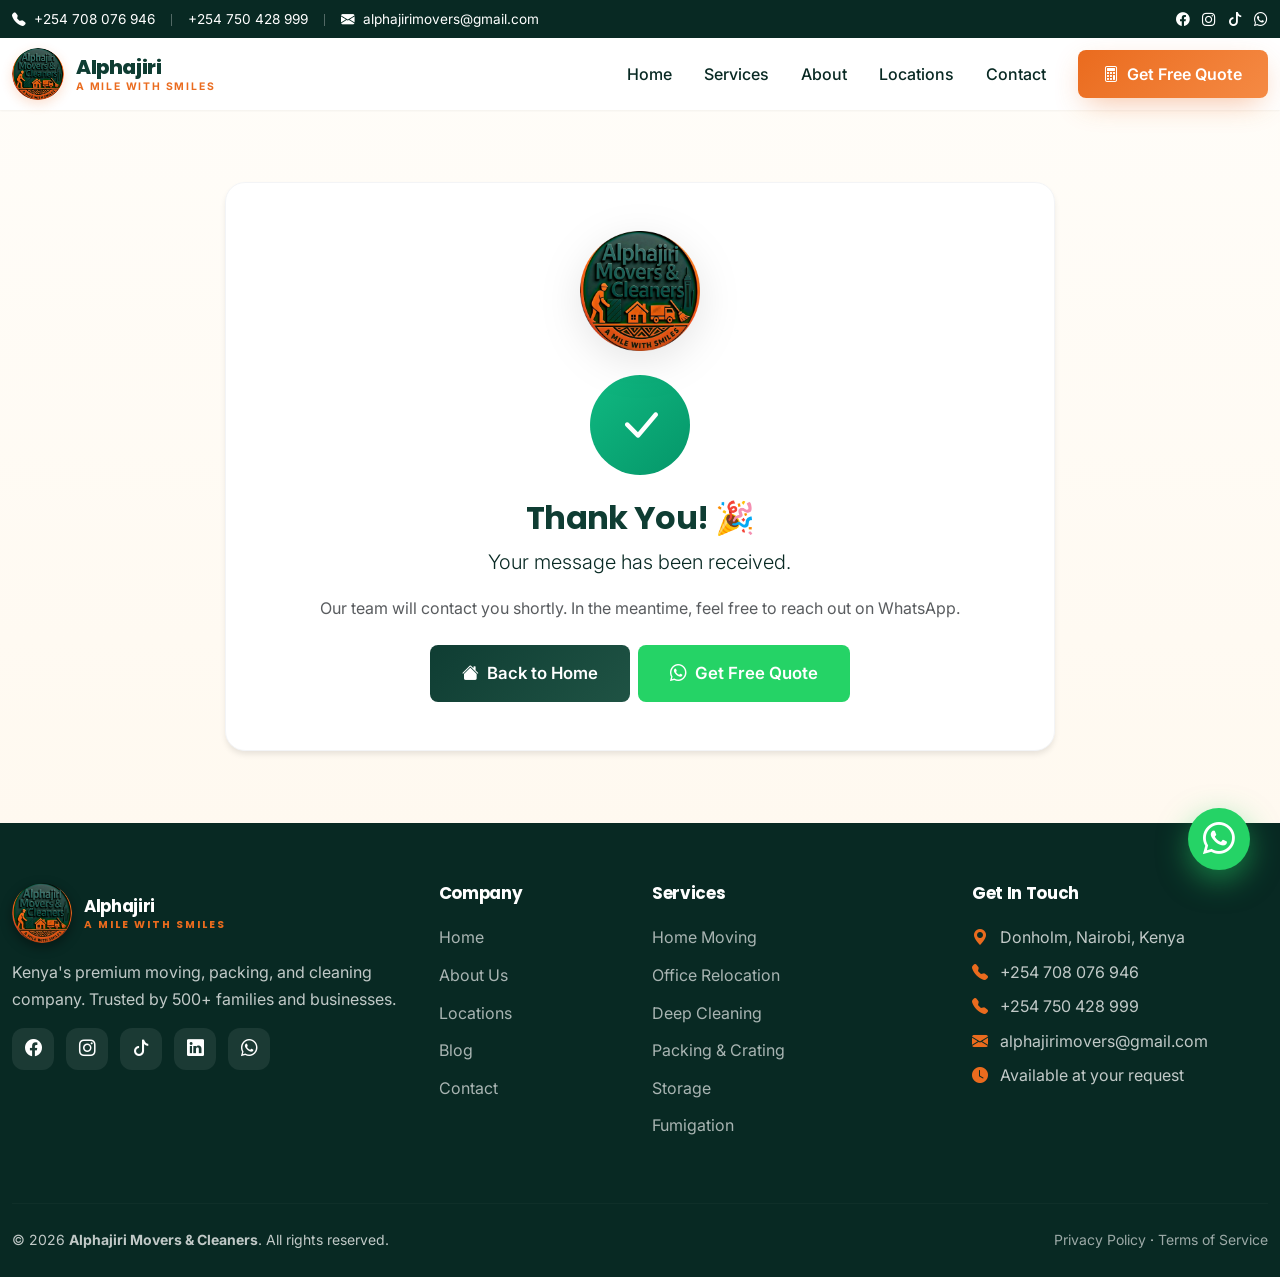
<file: thank-you.html>
<!DOCTYPE html>
<html lang="en">
<head>
    <meta charset="UTF-8">
    <meta name="viewport" content="width=device-width, initial-scale=1.0, minimum-scale=1.0, maximum-scale=5.0, user-scalable=yes">
    <title>Thank You — Alphajiri Movers & Cleaners</title>
    <meta name="description" content="Thanks for reaching out! We'll get back to you soon.">
    <link rel="icon" type="image/png" href="images/favicon.png">
    <link rel="apple-touch-icon" href="images/logo.png">
    <link href="https://cdn.jsdelivr.net/npm/bootstrap@5.3.3/dist/css/bootstrap.min.css" rel="stylesheet">
    <link href="https://cdn.jsdelivr.net/npm/bootstrap-icons@1.11.3/font/bootstrap-icons.css" rel="stylesheet">
    <link href="https://fonts.googleapis.com/css2?family=Inter:wght@400;500;600;700&family=Poppins:wght@600;700;800&display=swap" rel="stylesheet">
    <link href="https://cdn.jsdelivr.net/npm/aos@2.3.4/dist/aos.css" rel="stylesheet">
    <link href="css/style.css" rel="stylesheet">
</head>
<body>

<div class="top-bar">
    <div class="container d-flex justify-content-between align-items-center">
        <div>
            <i class="bi bi-telephone-fill me-1"></i>
            <a href="tel:+254708076946">+254 708 076 946</a>
            <span class="divider"></span>
            <a href="tel:+254750428999">+254 750 428 999</a>
            <span class="divider d-none d-md-inline-block"></span>
            <span class="d-none d-md-inline"><i class="bi bi-envelope-fill me-1"></i> alphajirimovers@gmail.com</span>
        </div>
        <div class="d-none d-md-block">
            <a href="#" class="me-2"><i class="bi bi-facebook"></i></a>
            <a href="#" class="me-2"><i class="bi bi-instagram"></i></a>
            <a href="#" class="me-2"><i class="bi bi-tiktok"></i></a>
            <a href="https://wa.me/254708076946?text=Hi%20Alphajiri!%20%F0%9F%91%8B%20I'm%20interested%20in%20your%20services.%20Could%20you%20send%20me%20pricing%20info%3F%0A%0AService%20needed%3A%20%5BMoving%20%2F%20Cleaning%5D%2C%20Size%20of%20the%20house%0ALocation%3A%0APreferred%20date%3A"><i class="bi bi-whatsapp"></i></a>
        </div>
    </div>
</div>

<nav class="navbar navbar-expand-lg sticky-top" id="mainNavbar">
    <div class="container">
        <a class="navbar-brand" href="index.html">
            <img src="images/logo.png" alt="Alphajiri Movers & Cleaners">
            <span class="brand-text">
                <span class="brand-name">Alphajiri</span>
                <span class="brand-tag">A Mile With Smiles</span>
            </span>
        </a>
        <button class="navbar-toggler" type="button" data-bs-toggle="collapse" data-bs-target="#mainNav">
            <span class="navbar-toggler-icon"></span>
        </button>
        <div class="collapse navbar-collapse" id="mainNav">
            <ul class="navbar-nav ms-auto align-items-lg-center">
                <li class="nav-item"><a class="nav-link " href="index.html">Home</a></li>
                <li class="nav-item"><a class="nav-link " href="services.html">Services</a></li>
                <li class="nav-item"><a class="nav-link " href="about.html">About</a></li>
                <li class="nav-item"><a class="nav-link " href="locations.html">Locations</a></li>
                <li class="nav-item"><a class="nav-link " href="contact.html">Contact</a></li>
                <li class="nav-item ms-lg-3">
                    <a class="btn btn-accent" href="quote.html"><i class="bi bi-calculator"></i> Get Free Quote</a>
                </li>
            </ul>
        </div>
    </div>
</nav>

<section class="section">
    <div class="container">
        <div class="row justify-content-center">
            <div class="col-lg-8 text-center" data-aos="zoom-in">
                <div class="service-card p-4 p-md-5">
                    <img src="images/logo.png" alt="Alphajiri" style="width: 120px; margin-bottom: 1.5rem; filter: drop-shadow(0 10px 20px rgba(0,0,0,0.1));">
                    <div style="width:100px; height:100px; background: linear-gradient(135deg, #10b981, #059669); color:white; border-radius:50%; display:flex; align-items:center; justify-content:center; font-size:3rem; margin: 0 auto 1.5rem;">
                        <i class="bi bi-check-lg"></i>
                    </div>
                    <h2 style="color: var(--primary);">Thank You! 🎉</h2>
                    <p class="lead">Your message has been received.</p>
                    <p class="text-muted">Our team will contact you shortly. In the meantime, feel free to reach out on WhatsApp.</p>
                    <div class="d-flex gap-2 justify-content-center flex-wrap mt-4">
                        <a href="index.html" class="btn btn-primary-custom btn-lg"><i class="bi bi-house-fill"></i> Back to Home</a>
                        <a href="quote.html#quote-form" class="btn btn-whatsapp btn-lg"><i class="bi bi-whatsapp"></i> Get Free Quote</a>
                    </div>
                </div>
            </div>
        </div>
    </div>
</section>

<footer class="footer">
    <div class="container">
        <div class="row g-4 mb-5">
            <div class="col-lg-4 col-md-6">
                <div class="footer-brand-block">
                    <img src="images/logo.png" alt="Alphajiri">
                    <h5 style="color:white;">Alphajiri<span class="footer-tagline">A Mile With Smiles</span></h5>
                </div>
                <p>Kenya's premium moving, packing, and cleaning company. Trusted by 500+ families and businesses.</p>
                <div class="mt-3">
                    <a href="#" class="social-icon me-2"><i class="bi bi-facebook"></i></a>
                    <a href="#" class="social-icon me-2"><i class="bi bi-instagram"></i></a>
                    <a href="#" class="social-icon me-2"><i class="bi bi-tiktok"></i></a>
                    <a href="#" class="social-icon me-2"><i class="bi bi-linkedin"></i></a>
                    <a href="quote.html#quote-form" class="social-icon"><i class="bi bi-whatsapp"></i></a>
                </div>
            </div>
            <div class="col-lg-2 col-md-6">
                <h5>Company</h5>
                <ul class="footer-links">
                    <li><a href="index.html">Home</a></li>
                    <li><a href="about.html">About Us</a></li>
                    <li><a href="locations.html">Locations</a></li>
                    <li><a href="blog.html">Blog</a></li>
                    <li><a href="contact.html">Contact</a></li>
                </ul>
            </div>
            <div class="col-lg-3 col-md-6">
                <h5>Services</h5>
                <ul class="footer-links">
                    <li><a href="services.html">Home Moving</a></li>
                    <li><a href="services.html">Office Relocation</a></li>
                    <li><a href="services.html">Deep Cleaning</a></li>
                    <li><a href="services.html">Packing &amp; Crating</a></li>
                    <li><a href="services.html">Storage</a></li>
                    <li><a href="services.html">Fumigation</a></li>
                </ul>
            </div>
            <div class="col-lg-3 col-md-6">
                <h5>Get In Touch</h5>
                <p class="mb-2"><i class="bi bi-geo-alt-fill me-2" style="color:var(--accent);"></i> Donholm, Nairobi, Kenya</p>
                <p class="mb-2"><i class="bi bi-telephone-fill me-2" style="color:var(--accent);"></i> +254 708 076 946</p>
                <p class="mb-2"><i class="bi bi-telephone-fill me-2" style="color:var(--accent);"></i> +254 750 428 999</p>
                <p class="mb-2"><i class="bi bi-envelope-fill me-2" style="color:var(--accent);"></i> alphajirimovers@gmail.com</p>
                <p class="mb-2"><i class="bi bi-clock-fill me-2" style="color:var(--accent);"></i> Available at your request</p>
            </div>
        </div>
        <hr>
        <div class="d-flex flex-column flex-md-row justify-content-between align-items-center small">
            <div>&copy; 2026 <strong>Alphajiri Movers &amp; Cleaners</strong>. All rights reserved.</div>
            <div class="mt-2 mt-md-0">
                <a href="#" style="color: rgba(255,255,255,0.6); text-decoration:none;">Privacy Policy</a> ·
                <a href="#" style="color: rgba(255,255,255,0.6); text-decoration:none;">Terms of Service</a>
            </div>
        </div>
    </div>
</footer>

<a href="quote.html#quote-form" class="whatsapp-float" title="Get Free Quote">
    <i class="bi bi-whatsapp"></i>
</a>

<script src="https://cdn.jsdelivr.net/npm/bootstrap@5.3.3/dist/js/bootstrap.bundle.min.js"></script>
<script src="https://cdn.jsdelivr.net/npm/aos@2.3.4/dist/aos.js"></script>
<script src="js/script.js"></script>
</body>
</html>
</file>
<file: css/style.css>
/* ========================================================
   ALPHAJIRI MOVERS & CLEANERS
   "A Mile With Smiles"
   Brand: Deep Forest Green + Vibrant Orange
   ======================================================== */

:root {
    --primary: #0F3D33;
    --primary-light: #1F5344;
    --primary-dark: #082923;
    --accent: #EA6B1E;
    --accent-light: #F58A44;
    --accent-dark: #C55814;
    --cream: #FFF7EB;
    --success: #10b981;
    --whatsapp: #25D366;
    --light: #f8fafc;
    --gray-50: #f9fafb;
    --gray-100: #f3f4f6;
    --gray-200: #e5e7eb;
    --gray-500: #64748b;
    --gray-700: #334155;
    --dark: #082923;

    --gradient-primary: linear-gradient(135deg, #0F3D33 0%, #1F5344 100%);
    --gradient-accent: linear-gradient(135deg, #EA6B1E 0%, #F58A44 100%);
    --gradient-hero: linear-gradient(135deg, rgba(8, 41, 35, 0.94) 0%, rgba(15, 61, 51, 0.88) 100%);

    --shadow-sm: 0 1px 2px rgba(0,0,0,0.05);
    --shadow-md: 0 4px 6px -1px rgba(0,0,0,0.1);
    --shadow-lg: 0 10px 25px -3px rgba(0,0,0,0.08);
    --shadow-xl: 0 20px 40px -10px rgba(15,61,51,0.15);
    --shadow-accent: 0 10px 30px -8px rgba(234, 107, 30, 0.45);

    --radius-sm: 8px;
    --radius: 14px;
    --radius-lg: 20px;
}

* { box-sizing: border-box; }
html {
    overflow-x: hidden;
    width: 100%;
}
body {
    font-family: 'Inter', -apple-system, BlinkMacSystemFont, sans-serif;
    color: var(--dark);
    line-height: 1.65;
    overflow-x: hidden;
    width: 100%;
    max-width: 100%;
    margin: 0;
    padding: 0;
    background: linear-gradient(180deg, #fffdf9 0%, #fff7eb 100%);
    min-height: 100vh;
}
img, video, iframe, svg {
    max-width: 100%;
}
.container, .container-fluid {
    max-width: 100%;
}
h1, h2, h3, h4, h5, h6 {
    font-family: 'Poppins', sans-serif;
    font-weight: 700;
    letter-spacing: -0.02em;
}

/* Top Bar */
.top-bar {
    background: var(--primary-dark);
    color: white;
    padding: 8px 0;
    font-size: 0.85rem;
}
.top-bar a { color: white; text-decoration: none; }
.top-bar a:hover { color: var(--accent); }
.top-bar .divider {
    display: inline-block;
    width: 1px; height: 12px;
    background: rgba(255,255,255,0.3);
    margin: 0 12px;
    vertical-align: middle;
}

/* Navbar */
.navbar {
    background: rgba(255,255,255,0.97);
    backdrop-filter: blur(12px);
    box-shadow: var(--shadow-sm);
    padding: 10px 0;
    transition: all 0.3s;
}
.navbar.scrolled { padding: 6px 0; box-shadow: var(--shadow-md); }

.navbar-brand {
    display: flex !important;
    align-items: center;
    gap: 12px;
    padding: 0 !important;
    max-width: 100%;
    min-width: 0;
}
.navbar-brand img {
    width: 52px; height: 52px;
    border-radius: 50%;
    box-shadow: 0 4px 12px rgba(234, 107, 30, 0.2);
}
.brand-text {
    display: flex;
    flex-direction: column;
    line-height: 1.1;
    min-width: 0;
}
.brand-name {
    font-family: 'Poppins', sans-serif;
    font-weight: 800;
    color: var(--primary) !important;
    font-size: 1.25rem;
    letter-spacing: -0.02em;
}
.brand-tag {
    font-family: 'Inter', sans-serif;
    color: var(--accent);
    font-size: 0.65rem;
    font-weight: 700;
    letter-spacing: 1.8px;
    text-transform: uppercase;
    margin-top: 3px;
}

.navbar .nav-link {
    color: var(--dark) !important;
    font-weight: 500;
    padding: 0.6rem 1rem !important;
    position: relative;
}
.navbar .nav-link::after {
    content: '';
    position: absolute;
    bottom: 4px; left: 50%;
    transform: translateX(-50%);
    width: 0; height: 2px;
    background: var(--accent);
    transition: width 0.3s;
}
.navbar .nav-link:hover::after,
.navbar .nav-link.active::after { width: 60%; }
.navbar .nav-link:hover,
.navbar .nav-link.active { color: var(--accent) !important; }

.navbar-toggler {
    border: 0;
    padding: 0.45rem 0.6rem;
    border-radius: 10px;
    background: rgba(15, 61, 51, 0.05);
}
.navbar-toggler:focus { box-shadow: none; }
.navbar-toggler-icon { background-image: url("data:image/svg+xml,%3csvg xmlns='http://www.w3.org/2000/svg' viewBox='0 0 30 30'%3e%3cpath stroke='rgba(15, 61, 51, 0.9)' stroke-linecap='round' stroke-width='2' d='M4 7h22M4 15h22M4 23h22'/%3e%3c/svg%3e"); }

/* Buttons */
.btn {
    padding: 0.75rem 1.6rem;
    border-radius: var(--radius-sm);
    font-weight: 600;
    border: none;
    transition: all 0.25s;
    display: inline-flex;
    align-items: center;
    gap: 8px;
}
.btn-accent {
    background: var(--gradient-accent);
    color: white;
    box-shadow: var(--shadow-accent);
}
.btn-accent:hover {
    color: white;
    transform: translateY(-3px);
    box-shadow: 0 15px 35px -8px rgba(234, 107, 30, 0.6);
}
.btn-primary-custom {
    background: var(--gradient-primary);
    color: white;
}
.btn-primary-custom:hover {
    color: white;
    transform: translateY(-3px);
    box-shadow: var(--shadow-xl);
}
.btn-outline-white {
    border: 2px solid rgba(255,255,255,0.3);
    color: white;
    background: rgba(255,255,255,0.05);
}
.btn-outline-white:hover { background: white; color: var(--primary); }
.btn-white {
    background: white;
    color: var(--accent);
    font-weight: 700;
}
.btn-white:hover { color: var(--accent-dark); transform: translateY(-3px); }
.btn-whatsapp { background: var(--whatsapp); color: white; }
.btn-whatsapp:hover { color: white; background: #1eb257; transform: translateY(-3px); }
.btn-lg { padding: 1rem 2rem; font-size: 1.05rem; }

/* Hero */
.hero {
    position: relative;
    min-height: 78vh;
    background: var(--gradient-hero),
                url('https://images.unsplash.com/photo-1600585154340-be6161a56a0c?w=1920&q=80') center/cover;
    color: white;
    display: flex; align-items: center;
    padding: 100px 0 80px;
    overflow: hidden;
}
.hero::before {
    content: '';
    position: absolute;
    top: -200px; right: -200px;
    width: 500px; height: 500px;
    background: radial-gradient(circle, rgba(234,107,30,0.35) 0%, transparent 70%);
    border-radius: 50%;
    animation: floaty 8s ease-in-out infinite;
}
@keyframes floaty {
    0%, 100% { transform: translate(0, 0); }
    50% { transform: translate(20px, -20px); }
}
.hero-logo-large {
    width: 320px; height: 320px;
    max-width: 100%;
    filter: drop-shadow(0 20px 40px rgba(0,0,0,0.4));
    animation: gentle-float 6s ease-in-out infinite;
}
@keyframes gentle-float {
    0%, 100% { transform: translateY(0); }
    50% { transform: translateY(-15px); }
}
.hero-badge {
    display: inline-flex;
    align-items: center;
    gap: 8px;
    background: rgba(255,255,255,0.1);
    backdrop-filter: blur(10px);
    padding: 8px 18px;
    border-radius: 100px;
    font-size: 0.85rem;
    font-weight: 600;
    border: 1px solid rgba(255,255,255,0.2);
    margin-bottom: 1.5rem;
}
.pulse-dot {
    width: 8px; height: 8px;
    background: var(--success);
    border-radius: 50%;
    animation: pulse 2s infinite;
}
@keyframes pulse {
    0%, 100% { box-shadow: 0 0 0 0 rgba(16, 185, 129, 0.6); }
    50% { box-shadow: 0 0 0 10px rgba(16, 185, 129, 0); }
}
.hero h1 {
    font-size: 3.8rem;
    line-height: 1.1;
    margin-bottom: 1.2rem;
    font-weight: 800;
}
.hero h1 .highlight {
    background: var(--gradient-accent);
    -webkit-background-clip: text;
    background-clip: text;
    -webkit-text-fill-color: transparent;
}
.hero .lead { font-size: 1.15rem; opacity: 0.9; max-width: 600px; margin-bottom: 2rem; }
.hero-cta { display: flex; gap: 12px; flex-wrap: wrap; margin-bottom: 2.5rem; }
.trust-badges { display: flex; gap: 2rem; flex-wrap: wrap; padding-top: 2rem; border-top: 1px solid rgba(255,255,255,0.15); }
.trust-badges .badge-item { display: flex; align-items: center; gap: 8px; font-size: 0.9rem; opacity: 0.9; }
.trust-badges .badge-item i { color: var(--accent); font-size: 1.3rem; }

/* Page Header */
.page-header {
    background: var(--gradient-primary);
    color: white;
    padding: 72px 0 44px;
    position: relative;
    overflow: hidden;
}
.page-header::before {
    content: '';
    position: absolute;
    top: -100px; right: -100px;
    width: 400px; height: 400px;
    background: radial-gradient(circle, rgba(234,107,30,0.2) 0%, transparent 70%);
    border-radius: 50%;
}
.page-header h1 { font-size: 2.8rem; margin-bottom: 0.5rem; }
.page-header .breadcrumb { background: transparent; padding: 0; margin: 0; }
.page-header .breadcrumb a { color: rgba(255,255,255,0.7); text-decoration: none; }
.page-header .breadcrumb a:hover { color: var(--accent); }
.page-header .breadcrumb-item.active { color: white; }
.page-header .breadcrumb-item + .breadcrumb-item::before { color: rgba(255,255,255,0.4); }

/* Sections */
.section { padding: 72px 0; }
.section-title { text-align: center; margin-bottom: 2.5rem; }
.section-title .subtitle,
.subtitle-text {
    color: var(--accent);
    font-weight: 700;
    text-transform: uppercase;
    letter-spacing: 3px;
    font-size: 0.8rem;
    margin-bottom: 0.6rem;
    display: inline-block;
}
.section-title h2 { font-size: 2.6rem; color: var(--primary); margin-bottom: 1rem; }
.section-title p { color: var(--gray-500); font-size: 1.05rem; max-width: 620px; margin: 0 auto; }

/* Service Cards */
.service-card {
    background: white;
    border-radius: var(--radius-lg);
    padding: 1.7rem;
    height: 100%;
    box-shadow: var(--shadow-md);
    transition: all 0.35s cubic-bezier(0.4, 0, 0.2, 1);
    border: 1px solid var(--gray-100);
    position: relative;
    overflow: hidden;
}
.service-card::before {
    content: '';
    position: absolute;
    top: 0; left: 0;
    width: 100%; height: 4px;
    background: var(--gradient-accent);
    transform: scaleX(0);
    transform-origin: left;
    transition: transform 0.3s;
}
.service-card:hover {
    transform: translateY(-12px);
    box-shadow: var(--shadow-xl);
    border-color: transparent;
}
.service-card:hover::before { transform: scaleX(1); }
.service-icon {
    width: 70px; height: 70px;
    background: linear-gradient(135deg, rgba(234,107,30,0.14), rgba(234,107,30,0.05));
    color: var(--accent);
    border-radius: 18px;
    display: flex; align-items: center; justify-content: center;
    font-size: 2rem;
    margin-bottom: 1.5rem;
    transition: all 0.3s;
}
.service-card:hover .service-icon {
    background: var(--gradient-accent);
    color: white;
    transform: rotate(-5deg) scale(1.05);
}
.service-card h4 { color: var(--primary); margin-bottom: 0.8rem; }
.service-card .price {
    color: var(--accent);
    font-weight: 700;
    font-size: 1.05rem;
    margin: 1rem 0;
}
.service-card .price small { color: var(--gray-500); font-weight: 400; }
.service-link {
    color: var(--accent);
    text-decoration: none;
    font-weight: 600;
    display: inline-flex;
    align-items: center;
    gap: 6px;
    transition: gap 0.2s;
}
.service-link:hover { color: var(--accent-dark); gap: 10px; }

/* Feature rows */
.feature-row { display: flex; gap: 1.2rem; margin-bottom: 1.35rem; align-items: flex-start; }
.feature-icon {
    flex-shrink: 0;
    width: 56px; height: 56px;
    background: var(--gradient-accent);
    color: white;
    border-radius: 14px;
    display: flex; align-items: center; justify-content: center;
    font-size: 1.4rem;
    box-shadow: var(--shadow-accent);
}
.feature-row h5 { color: var(--primary); margin-bottom: 0.3rem; }

/* Stats Bar */
.stats-bar {
    background: var(--gradient-primary);
    color: white;
    padding: 52px 0;
    position: relative;
    overflow: hidden;
}
.stat-item h2 {
    font-size: 3.2rem;
    color: var(--accent);
    margin-bottom: 0.3rem;
    font-weight: 800;
}

/* Testimonials */
.testimonial-card {
    background: white;
    border-radius: var(--radius-lg);
    padding: 1.7rem;
    height: 100%;
    box-shadow: var(--shadow-md);
    position: relative;
    transition: transform 0.3s;
    border: 1px solid var(--gray-100);
}
.testimonial-card:hover { transform: translateY(-6px); box-shadow: var(--shadow-xl); }
.testimonial-card .quote-icon {
    position: absolute;
    top: 20px; right: 25px;
    font-size: 3rem;
    color: var(--accent);
    opacity: 0.15;
    line-height: 1;
    font-family: Georgia, serif;
}
.testimonial-card .stars { color: #fbbf24; font-size: 1.05rem; margin-bottom: 1rem; }
.testimonial-card p { color: var(--gray-700); font-size: 0.98rem; }
.testimonial-card .client {
    display: flex; align-items: center; gap: 14px;
    margin-top: 1.5rem;
    padding-top: 1.5rem;
    border-top: 1px solid var(--gray-100);
}
.testimonial-card .avatar {
    width: 52px; height: 52px;
    border-radius: 50%;
    background: var(--gradient-primary);
    color: white;
    display: flex; align-items: center; justify-content: center;
    font-weight: 700;
    font-size: 1.25rem;
}

/* Location Cards */
.location-card {
    background: white;
    border-radius: var(--radius-lg);
    padding: 2rem;
    height: 100%;
    box-shadow: var(--shadow-md);
    transition: all 0.3s;
    border: 1px solid var(--gray-100);
}
.location-card:hover { transform: translateY(-8px); box-shadow: var(--shadow-xl); }
.location-card .flag-icon {
    width: 60px; height: 60px;
    background: var(--gradient-accent);
    color: white;
    border-radius: 16px;
    display: flex; align-items: center; justify-content: center;
    font-size: 1.6rem;
    margin-bottom: 1.2rem;
}
.location-card h4 { color: var(--primary); }
.location-card .location-detail {
    display: flex; gap: 10px;
    padding: 8px 0;
    color: var(--gray-700);
    font-size: 0.95rem;
}
.location-card .location-detail i { color: var(--accent); width: 20px; padding-top: 3px; }
.location-card a { color: var(--gray-700); text-decoration: none; }
.location-card a:hover { color: var(--accent); }

/* Blog Cards */
.post-card {
    background: white;
    border-radius: var(--radius-lg);
    overflow: hidden;
    box-shadow: var(--shadow-md);
    transition: all 0.3s;
    height: 100%;
    border: 1px solid var(--gray-100);
}
.post-card:hover { transform: translateY(-8px); box-shadow: var(--shadow-xl); }
.post-card img { width: 100%; height: 220px; object-fit: cover; transition: transform 0.4s; }
.post-card:hover img { transform: scale(1.06); }
.post-card .post-body { padding: 1.8rem; }
.category-tag {
    display: inline-block;
    background: rgba(234,107,30,0.14);
    color: var(--accent);
    padding: 5px 12px;
    border-radius: 100px;
    font-size: 0.75rem;
    font-weight: 700;
    text-transform: uppercase;
    letter-spacing: 1px;
    margin-bottom: 0.8rem;
}
.post-card h5 { color: var(--primary); margin-bottom: 0.6rem; }
.post-card h5 a { color: inherit; text-decoration: none; }
.post-card h5 a:hover { color: var(--accent); }
.post-meta {
    color: var(--gray-500);
    font-size: 0.85rem;
    display: flex; justify-content: space-between;
    margin-top: 1rem;
    padding-top: 1rem;
    border-top: 1px solid var(--gray-100);
}

/* CTA */
.cta-banner {
    background: var(--gradient-accent);
    color: white;
    padding: 60px 0;
    text-align: center;
    position: relative;
    overflow: hidden;
}
.cta-banner::before, .cta-banner::after {
    content: '';
    position: absolute;
    border-radius: 50%;
    background: rgba(255,255,255,0.08);
}
.cta-banner::before { top: -100px; left: -100px; width: 300px; height: 300px; }
.cta-banner::after { bottom: -100px; right: -100px; width: 400px; height: 400px; }
.cta-banner > .container { position: relative; z-index: 1; }
.cta-banner h2 { color: white; font-size: 2.4rem; margin-bottom: 1rem; }

/* Forms */
.form-control, .form-select {
    padding: 0.85rem 1rem;
    border: 2px solid var(--gray-200);
    border-radius: var(--radius-sm);
    font-size: 0.95rem;
    background: var(--gray-50);
    transition: all 0.2s;
}
.form-control:focus, .form-select:focus {
    border-color: var(--accent);
    background: white;
    box-shadow: 0 0 0 4px rgba(234, 107, 30, 0.12);
}
.form-label { font-weight: 600; color: var(--gray-700); margin-bottom: 0.4rem; font-size: 0.9rem; }

/* Process */
.process-step { text-align: center; padding: 2rem 1rem; }
.process-number {
    width: 70px; height: 70px;
    margin: 0 auto 1.2rem;
    background: var(--gradient-accent);
    color: white;
    border-radius: 50%;
    display: flex; align-items: center; justify-content: center;
    font-size: 1.8rem;
    font-weight: 800;
    box-shadow: var(--shadow-accent);
}
.process-step h5 { color: var(--primary); margin-bottom: 0.5rem; }

/* Coverage bar */
.partners-bar {
    padding: 40px 0;
    background: var(--cream);
    border-top: 1px solid var(--gray-100);
    border-bottom: 1px solid var(--gray-100);
}
.partner-item {
    text-align: center;
    color: var(--primary);
    font-weight: 600;
    padding: 15px;
    opacity: 0.75;
}
.partner-item:hover { opacity: 1; color: var(--accent); }

/* Footer */
.footer {
    background: var(--dark);
    color: rgba(255,255,255,0.75);
    padding: 60px 0 26px;
}
.footer h5 { color: white; margin-bottom: 1.3rem; font-size: 1.05rem; }
.footer-brand-block {
    display: flex;
    align-items: center;
    gap: 12px;
    margin-bottom: 1rem;
}
.footer-brand-block img {
    width: 60px; height: 60px;
    border-radius: 50%;
    box-shadow: 0 4px 12px rgba(0,0,0,0.4);
}
.footer-brand-block h5 { margin: 0; }
.footer-tagline {
    display: block;
    color: var(--accent);
    font-size: 0.65rem;
    font-weight: 700;
    letter-spacing: 2px;
    text-transform: uppercase;
    margin-top: 3px;
}
.footer-links { list-style: none; padding: 0; }
.footer-links li { margin-bottom: 0.7rem; }
.footer-links a {
    color: rgba(255,255,255,0.65);
    text-decoration: none;
    transition: all 0.2s;
    display: inline-flex; align-items: center; gap: 6px;
}
.footer-links a:hover { color: white; padding-left: 4px; }
.social-icon {
    width: 42px; height: 42px;
    background: rgba(255,255,255,0.08);
    color: white;
    border-radius: 12px;
    display: inline-flex; align-items: center; justify-content: center;
    text-decoration: none;
    transition: all 0.25s;
    font-size: 1.05rem;
}
.social-icon:hover {
    background: var(--gradient-accent);
    color: white;
    transform: translateY(-3px) scale(1.05);
}
.footer hr { border-color: rgba(255,255,255,0.1); margin: 2.5rem 0 1.5rem; }

/* Keep wide layouts balanced without oversized Bootstrap gutters. */
.row.g-5 { --bs-gutter-x: 2rem; --bs-gutter-y: 2rem; }

/* Floating WhatsApp */
.whatsapp-float {
    position: fixed;
    bottom: 30px; right: 30px;
    width: 62px; height: 62px;
    background: var(--whatsapp);
    color: white;
    border-radius: 50%;
    display: flex; align-items: center; justify-content: center;
    font-size: 2rem;
    text-decoration: none;
    box-shadow: 0 10px 30px rgba(37, 211, 102, 0.5);
    z-index: 1000;
    animation: pulse-wa 2.5s infinite;
}
.whatsapp-float:hover { color: white; transform: scale(1.1); }
@keyframes pulse-wa {
    0% { box-shadow: 0 10px 30px rgba(37, 211, 102, 0.5), 0 0 0 0 rgba(37, 211, 102, 0.6); }
    50% { box-shadow: 0 10px 30px rgba(37, 211, 102, 0.5), 0 0 0 20px rgba(37, 211, 102, 0); }
    100% { box-shadow: 0 10px 30px rgba(37, 211, 102, 0.5), 0 0 0 0 rgba(37, 211, 102, 0); }
}

.bg-light-alt { background: var(--cream); }
.rounded-4 { border-radius: var(--radius-lg) !important; }
.shadow-xl { box-shadow: var(--shadow-xl) !important; }
.gallery-item {
    border-radius: var(--radius-lg);
    overflow: hidden;
    position: relative;
    aspect-ratio: 4/3;
    box-shadow: var(--shadow-md);
}
.gallery-item img { width: 100%; height: 100%; object-fit: cover; transition: transform 0.5s; }
.gallery-item:hover img { transform: scale(1.1); }
.gallery-item .overlay {
    position: absolute;
    inset: 0;
    background: linear-gradient(to top, rgba(8,41,35,0.9) 0%, transparent 60%);
    display: flex; align-items: flex-end;
    padding: 1.5rem; color: white;
    opacity: 0; transition: opacity 0.3s;
}
.gallery-item:hover .overlay { opacity: 1; }

/* Responsive */
@media (max-width: 991px) {
    .hero { min-height: auto; padding: 64px 0 52px; }
    .hero h1 { font-size: 2.6rem; }
    .hero-logo-large { width: 220px; height: 220px; margin: 0 auto 2rem; display: block; }
    .top-bar { display: none; }
    .navbar { padding: 8px 0; }
    .navbar-brand img { width: 44px; height: 44px; flex-shrink: 0; }
    .brand-name { font-size: 1.1rem; white-space: normal; }
    .brand-tag { font-size: 0.6rem; }
    .navbar-brand { gap: 8px; }
    .navbar-collapse { padding-top: 0.5rem; }
    .navbar-nav { gap: 0.2rem; }
    .navbar .nav-item { width: 100%; }
    .navbar .nav-link {
        display: flex;
        align-items: center;
        justify-content: space-between;
        padding: 0.8rem 0.95rem !important;
        border-radius: 12px;
        margin-bottom: 0.2rem;
        min-height: 44px;
    }
    .navbar .nav-link::after { display: none; }
    .navbar .nav-link:hover,
    .navbar .nav-link.active {
        background: rgba(234, 107, 30, 0.1);
        color: var(--accent) !important;
    }
    .navbar .btn { width: 100%; justify-content: center; margin-top: 0.4rem; }
}
@media (max-width: 767px) {
    .section { padding: 48px 0; }
    .section-title h2 { font-size: 1.8rem; }
    .page-header { padding: 60px 0 32px; }
    .page-header h1 { font-size: 2rem; }
    .hero h1 { font-size: 2.1rem; }
    .cta-banner h2 { font-size: 1.6rem; }
    .stat-item h2 { font-size: 2.2rem; }
    .whatsapp-float { bottom: 20px; right: 20px; width: 55px; height: 55px; }
}
</file>
